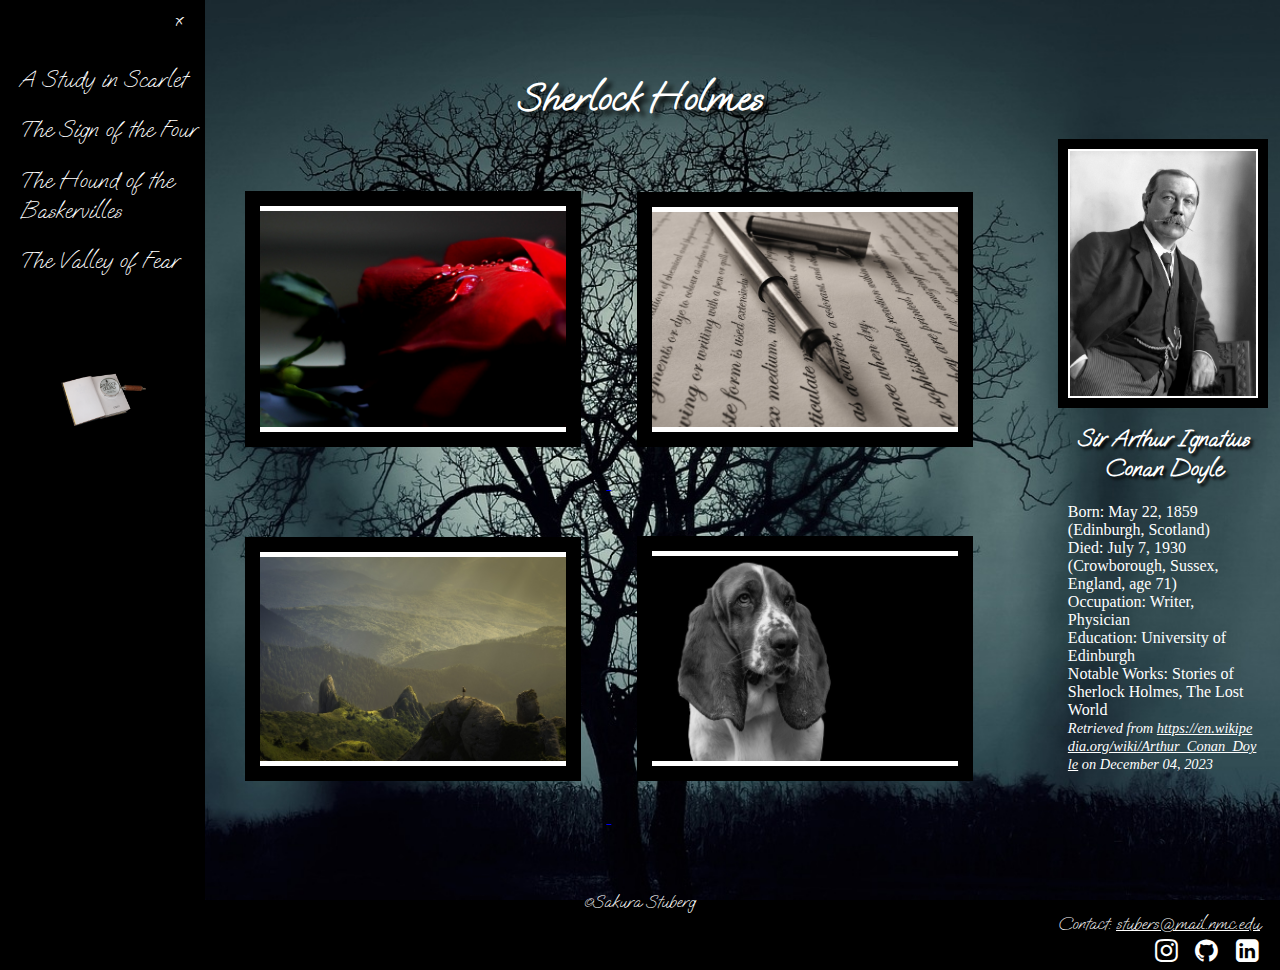
<file: finalproject/index.html>
<!DOCTYPE html>
<html lang="en">
<head>
    <meta charset="UTF-8">
    <meta name="viewport" content="width=device-width, initial-scale=1.0">
    <meta name="keywords" content="Sherlock Holmes, Sir Arthur Conan Doyle, book, novel, mystery, crime, series, detective">
    <meta name="description" content="Sherlock Holmes by Sir Arthur Conan Doyle">
    <title>Sherlock Holmes</title>
    <link rel="stylesheet" href="https://cdnjs.cloudflare.com/ajax/libs/font-awesome/4.7.0/css/font-awesome.min.css">
    <link rel="stylesheet" href="css/screen.css">
    <link rel="stylesheet" href="css/print.css" media="print">
</head>
<body>
    <header>
        <p onclick="openNav()"><span class="open" style="cursor: pointer; margin-left: 1%; font-size: 1.5em;">&#9776;</span></p>
        <h1>Sherlock Holmes</h1>
    </header>
    <article class="grid-container">
        <nav id="sidenav" class="sidenav">
            <a href="javascript:void(0)" class="closebtn" onclick="closeNav()">&times;</a>
            <a href="scarlet.html">A Study in Scarlet</a>
            <a href="sign.html">The Sign of the Four</a>
            <a href="hound.html">The Hound of the Baskervilles</a>
            <a href="valley.html">The Valley of Fear</a>
            <a href="index.html"><img src="media/logo.png" alt="Sherlock Holmes logo" class="logo"></a>
        </nav>
        <section id="main" class="main">
            <a href="scarlet.html">
                <div id="scarlet" class="graphic">
                    <img src="media/scarlet.jpg" alt="detective novel, A Study in Scarlet">
                    <p>
                        <span>A STUDY IN SCARLET</span><br>
                        In the year 1878 I took my degree of Doctor of Medicine of the University of London, and proceeded to Netley to go through the course prescribed for surgeons in the Army. Having completed my studies there, I was duly attached to the Fifth Northumberland Fusiliers as assistant surgeon. The regiment was stationed in India at the time, and before I could join it, the second Afghan war had broken out. On landing at Bombay, I learned that my corps had advanced through the passes, and was already deep in the enemy's country. I followed, however, with many other officers who were in the same situation as myself, and succeeded in reaching Candahar in safety, where I found my regiment, and at once entered upon my new duties.
                        The campaign brought honours and promotion to many, but for me it had nothing but misfortune and disaster. I was removed from my brigade and attached to the Berkshires, with whom I served at the fatal battle of Maiwand. There I was struck on the shoulder by a Jezail bullet, which shattered the bone and grazed the subclavian artery. I should have fallen into the hands of the murderous Ghazis had it not been for the devotion and courage shown by Murray, my orderly, who threw me across a pack-horse, and succeeded in bringing me safely to the British lines.
                        Worn with pain, and weak from the prolonged hardships which I had undergone, I was removed, with a great train of wounded sufferers, to the base hospital at Peshawar. Here I rallied, and had already improved so far as to be able to walk about the wards, and even to bask a little upon the veranda, when I was struck down by enteric fever, that curse of our Indian possessions. For months my life was despaired of, and when at last I came to myself and became convalescent, I was so weak and emaciated that a medical board determined that not a day should be lost in sending me back to England. I was despatched, accordingly, in the troopship Orontes, and landed a month later on Portsmouth jetty, with my health irretrievably ruined, but with permission from a paternal government to spend the next nine months in attempting to improve it.
                        I had neither kith nor kin in England, and was therefore as free as air-or as free as an income of eleven shillings and sixpence a day will permit a man to be. Under such circumstances I naturally gravitated to London, that great cesspool into which all the loungers and idlers of the Empire are irresistibly drained. There I stayed for some time at a private hotel in the Strand, leading a comfortless, meaningless existence, and spending such money as I had, considerably more freely than I ought. So alarming did the state of my finances become, that I soon realized that I must either leave the metropolis and rusticate somewhere in the country, or that I must make a complete alteration in my style of living. Choosing the latter alternative, I began by making up my mind to leave the hotel, and take up my quarters in some less pretentious and less expensive domicile.
                        On the very day that I had come to this conclusion, I was standing at the Criterion Bar, when someone tapped me on the shoulder, and turning round I recognized young Stamford, who had been a dresser under me at Bart's. The sight of a friendly face in the great wilderness of London is a pleasant thing indeed to a lonely man. In old days Stamford had never been a particular crony of mine, but now I hailed him with enthusiasm, and he, in his turn, appeared to be delighted to see me. In the exuberance of my joy, I asked him to lunch with me at the Holborn, and we started off together in a hansom.
                        “Whatever have you been doing with yourself, Watson?” he asked in undisguised wonder, as we rattled through the crowded London streets. “You are as thin as a lath and as brown as a nut.”
                        I gave him a short sketch of my adventures, and had hardly concluded it by the time that we reached our destination.
                        “Poor devil!” he said, commiseratingly, after he had listened to my misfortunes. “What are you up to now?”
                        “Looking for lodgings,” I answered. “Trying to solve the problem as to whether it is possible to get comfortable rooms at a reasonable price.”
                        “That's a strange thing,” remarked my companion; “you are the second man to-day that has used that expression to me.”
                        “And who was the first?” I asked.
                        “A fellow who is working at the chemical laboratory up at the hospital. He was bemoaning himself this morning because he could not get someone to go halves with him in some nice rooms which he had found, and which were too much for his purse.”
                        “By Jove!” I cried; “if he really wants someone to share the rooms and the expense, I am the very man for him. I should prefer having a partner to being alone.”
                        Young Stamford looked rather strangely at me over his wineglass. “You don't know Sherlock Holmes yet,” he said; “perhaps you would not care for him as a constant companion.”
                        “Why, what is there against him?”
                        “Oh, I didn't say there was anything against him. He is a little queer in his ideas-an enthusiast in some branches of science. As far as I know he is a decent fellow enough.”
                        “A medical student, I suppose?” said I.
                        “No-I have no idea what he intends to go in for. I believe he is well up in anatomy, and he is a first-class chemist; but, as far as I know, he has never taken out any systematic medical classes. His studies are very desultory and eccentric, but he has amassed a lot of out-of-the-way knowledge which would astonish his professors.”
                        “Did you never ask him what he was going in for?” I asked.
                        “No; he is not a man that it is easy to draw out, though he can be communicative enough when the fancy seizes him.”
                        “I should like to meet him,” I said. “If I am to lodge with anyone, I should prefer a man of studious and quiet habits. I am not strong enough yet to stand much noise or excitement. I had enough of both in Afghanistan to last me for the remainder of my natural existence. How could I meet this friend of yours?”
                        “He is sure to be at the laboratory,” returned my companion. “He either avoids the place for weeks, or else he works there from morning till night. If you like, we will drive round together after luncheon.”
                        “Certainly,” I answered, and the conversation drifted away into other channels.
                        As we made our way to the hospital after leaving the Holborn, Stamford gave me a few more particulars about the gentleman whom I proposed to take as a fellow-lodger.
                        “You mustn't blame me if you don't get on with him,” he said; “I know nothing more of him than I have learned from meeting him occasionally in the laboratory. You proposed this arrangement, so you must not hold me responsible.”
                        “If we don't get on it will be easy to part company,” I answered. “It seems to me, Stamford,” I added, looking hard at my companion, “that you have some reason for washing your hands of the matter. Is this fellow's temper so formidable, or what is it? Don't be mealymouthed about it.”
                        “It is not easy to express the inexpressible,” he answered with a laugh. “Holmes is a little too scientific for my tastes-it approaches to cold-bloodedness. I could imagine his giving a friend a little pinch of the latest vegetable alkaloid, not out of malevolence, you understand, but simply out of a spirit of inquiry in order to have an accurate idea of the effects. To do him justice, I think that he would take it himself with the same readiness. He appears to have a passion for definite and exact knowledge.”
                        “Very right too.”
                        “Yes, but it may be pushed to excess. When it comes to beating the subjects in the dissecting-rooms with a stick, it is certainly taking rather a bizarre shape.”
                        “Beating the subjects!”
                        “Yes, to verify how far bruises may be produced after death. I saw him at it with my own eyes.”
                        “And yet you say he is not a medical student?”
                        “No. Heaven knows what the objects of his studies are. But here we are, and you must form your own impressions about him.” As he spoke, we turned down a narrow lane and passed through a small side-door, which opened into a wing of the great hospital. It was familiar ground to me, and I needed no guiding as we ascended the bleak stone staircase and made our way down the long corridor with its vista of whitewashed wall and dun-coloured doors. Near the farther end a low arched passage branched away from it and led to the chemical laboratory.
                        This was a lofty chamber, lined and littered with countless bottles. Broad, low tables were scattered about, which bristled with retorts, test-tubes, and little Bunsen lamps, with their blue flickering flames. There was only one student in the room, who was bending over a distant table absorbed in his work. At the sound of our steps he glanced round and sprang to his feet with a cry of pleasure. “I've found it! I've found it,” he shouted to my companion, running towards us with a test-tube in his hand. “I have found a re-agent which is precipitated by haemoglobin, and by nothing else.” Had he discovered a gold mine, greater delight could not have shone upon his features.
                        “Dr. Watson, Mr. Sherlock Holmes,” said Stamford, introducing us.
                        “How are you?” he said cordially, gripping my hand with a strength for which I should hardly have given him credit. “You have been in Afghanistan, I perceive.”
                        “How on earth did you know that?” I asked in astonishment.
                        “Never mind,” said he, chuckling to himself. “The question now is about haemoglobin. No doubt you see the significance of this discovery of mine?”
                        “It is interesting, chemically, no doubt,” I answered, “but practically- -”
                        “Why, man, it is the most practical medico-legal discovery for years. Don't you see that it gives us an infallible test for blood stains? Come over here now!” He seized me by the coat-sleeve in his eagerness, and drew me over to the table at which he had been working. “Let us have some fresh blood,” he said, digging a long bodkin into his finger, and drawing off the resulting drop of blood in a chemical pipette. “Now, I add this small quantity of blood to a litre of water. You perceive that the resulting mixture has the appearance of pure water. The proportion of blood cannot be more than one in a million. I have no doubt, however, that we shall be able to obtain the characteristic reaction.” As he spoke, he threw into the vessel a few white crystals, and then added some drops of a transparent fluid. In an instant the contents assumed a dull mahogany colour, and a brownish dust was precipitated to the bottom of the glass jar.
                        “Ha! ha!” he cried, clapping his hands, and looking as delighted as a child with a new toy. “What do you think of that?”
                        “It seems to be a very delicate test,” I remarked.
                        “Beautiful! beautiful! The old guaiacum test was very clumsy and uncertain. So is the microscopic examination for blood corpuscles. The latter is valueless if the stains are a few hours old. Now, this appears to act as well whether the blood is old or new. Had this test been invented, there are hundreds of men now walking the earth who would long ago have paid the penalty of their crimes.”
                        “Indeed!” I murmured.
                        “Criminal cases are continually hinging upon that one point. A man is suspected of a crime months perhaps after it has been committed. His linen or clothes are examined and brownish stains discovered upon them. Are they blood stains, or mud stains, or rust stains, or fruit stains, or what are they? That is a question which has puzzled many an expert, and why? Because there was no reliable test. Now we have the Sherlock Holmes's test, and there will no longer be any difficulty.”
                        His eyes fairly glittered as he spoke, and he put his hand over his heart and bowed as if to some applauding crowd conjured up by his imagination.
                        “You are to be congratulated,” I remarked, considerably surprised at his enthusiasm.
                        “There was the case of Von Bischoff at Frankfort last year. He would certainly have been hung had this test been in existence. Then there was Mason of Bradford, and the notorious Muller, and Lefevre of Montpellier, and Samson of New Orleans. I could name a score of cases in which it would have been decisive.”
                        “You seem to be a walking calendar of crime,” said Stamford with a laugh. “You might start a paper on those lines. Call it the 'Police News of the Past.'”
                        “Very interesting reading it might be made, too,” remarked Sherlock Holmes, sticking a small piece of plaster over the prick on his finger. “I have to be careful,” he continued, turning to me with a smile, “for I dabble with poisons a good deal.” He held out his hand as he spoke, and I noticed that it was all mottled over with similar pieces of plaster, and discoloured with strong acids.
                        “We came here on business,” said Stamford, sitting down on a high three-legged stool, and pushing another one in my direction with his foot. “My friend here wants to take diggings; and as you were complaining that you could get no one to go halves with you, I thought that I had better bring you together.”
                        Sherlock Holmes seemed delighted at the idea of sharing his rooms with me. “I have my eye on a suite in Baker Street,” he said, “which would suit us down to the ground. You don't mind the smell of strong tobacco, I hope?”
                        “I always smoke 'ship's' myself,” I answered.
                        “That's good enough. I generally have chemicals about, and occasionally do experiments. Would that annoy you?”
                        “By no means.”
                        “Let me see-what are my other shortcomings? I get in the dumps at times, and don't open my mouth for days on end. You must not think I am sulky when I do that. Just let me alone, and I'll soon be right. What have you to confess now? It's just as well for two fellows to know the worst of one another before they begin to live together.”
                        I laughed at this cross-examination. “I keep a bull pup,” I said, “and I object to rows because my nerves are shaken, and I get up at all sorts of ungodly hours, and I am extremely lazy. I have another set of vices when I'm well, but those are the principal ones at present.”
                        “Do you include violin playing in your category of rows?” he asked, anxiously.
                        “It depends on the player,” I answered. “A well-played violin is a treat for the gods-a badly played one- -”
                        “Oh, that's all right,” he cried, with a merry laugh. “I think we may consider the thing as settled-that is, if the rooms are agreeable to you.”
                        “When shall we see them?”
                        “Call for me here at noon to-morrow, and we'll go together and settle everything,” he answered.
                        “All right-noon exactly,” said I, shaking his hand.We left him working among his chemicals, and we walked together towards my hotel.
                        “By the way,” I asked suddenly, stopping and turning upon Stamford, “how the deuce did he know that I had come from Afghanistan?”
                        My companion smiled an enigmatical smile. “That's just his little peculiarity,” he said. “A good many people have wanted to know how he finds things out.”
                        “Oh! a mystery is it?” I cried, rubbing my hands. “This is very piquant. I am much obliged to you for bringing us together. 'The proper study of mankind is man,' you know.”
                        “You must study him, then,” Stamford said, as he bade me good-bye.
                        “You'll find him a knotty problem, though. I'll wager he learns more about you than you about him. Good-bye.”
                        “Good-bye,” I answered, and strolled on to my hotel, considerably interested in my new acquaintance.
                    </p>
                </div>
            </a>
            <a href="sign.html">
                <div id="sign" class="graphic">
                    <img src="media/sign.jpg" alt="detective novel, The Sign of the Four">
                    <p>
                        <span>THE SIGN OF FOUR</span><br>
                        Sherlock Holmes took his bottle from the corner of the mantelpiece, and his hypodermic syringe from its neat morocco case. With his long, white, nervous fingers he adjusted the delicate needle and rolled back his left shirtcuff. For some little time his eyes rested thoughtfully upon the sinewy forearm and wrist, all dotted and scarred with innumerable puncture-marks. Finally, he thrust the sharp point home, pressed down the tiny piston, and sank back into the velvet-lined armchair with a long sigh of satisfaction.
                        Three times a day for many months I had witnessed this performance, but custom had not reconciled my mind to it. On the contrary, from day to day I had become more irritable at the sight, and my conscience swelled nightly within me at the thought that I had lacked the courage to protest. Again and again I had registered a vow that I should deliver my soul upon the subject; but there was that in the cool, nonchalant air of my companion which made him the last man with whom one would care to take anything approaching to a liberty. His great powers, his masterly manner, and the experience which I had had of his many extraordinary qualities, all made me diffident and backward in crossing him.
                        Yet upon that afternoon, whether it was the Beaune which I had taken with my lunch or the additional exasperation produced by the extreme deliberation of his manner, I suddenly felt that I could hold out no longer.
                        “Which is it to-day,” I asked, “morphine or cocaine?”
                        He raised his eyes languidly from the old black-letter volume which he had opened.
                        “It is cocaine,” he said, “a seven-per-cent solution. Would you care to try it?”
                        “No, indeed,” I answered brusquely. “My constitution has not got over the Afghan campaign yet. I cannot afford to throw any extra strain upon it.”
                        He smiled at my vehemence. “Perhaps you are right, Watson,” he said. “I suppose that its influence is physically a bad one. I find it, however, so transcendently stimulating and clarifying to the mind that its secondary action is a matter of small moment.”
                        “But consider!” I said earnestly. “Count the cost! Your brain may, as you say, be roused and excited, but it is a pathological and morbid process which involves increased tissue-change and may at least leave a permanent weakness. You know, too, what a black reaction comes upon you. Surely the game is hardly worth the candle. Why should you, for a mere passing pleasure, risk the loss of those great powers with which you have been endowed? Remember that I speak not only as one comrade to another but as a medical man to one for whose constitution he is to some extent answerable.”
                        He did not seem offended. On the contrary, he put his finger-tips together, and leaned his elbows on the arms of his chair, like one who has a relish for conversation.
                        “My mind,” he said, “rebels at stagnation. Give me problems, give me work, give me the most abstruse cryptogram, or the most intricate analysis, and I am in my own proper atmosphere. I can dispense then with artificial stimulants. But I abhor the dull routine of existence. I crave for mental exaltation. That is why I have chosen my own particular profession, or rather created it, for I am the only one in the world.”
                        “The only unofficial detective?” I said, raising my eyebrows.
                        “The only unofficial consulting detective,” he answered. “I am the last and highest court of appeal in detection. When Gregson, or Lestrade, or Athelney Jones are out of their depths-which, by the way, is their normal state-the matter is laid before me. I examine the data, as an expert, and pronounce a specialist's opinion. I claim no credit in such cases. My name figures in no newspaper. The work itself, the pleasure of finding a field for my peculiar powers, is my highest reward. But you have yourself had some experience of my methods of work in the Jefferson Hope case.”
                        “Yes, indeed,” said I cordially. “I was never so struck by anything in my life. I even embodied it in a small brochure, with the somewhat fantastic title of 'A Study in Scarlet.'”
                        He shook his head sadly.
                        “I glanced over it,” said he. “Honestly, I cannot congratulate you upon it. Detection is, or ought to be, an exact science and should be treated in the same cold and unemotional manner. You have attempted to tinge it with romanticism, which produces much the same effect as if you worked a love-story or an elopement into the fifth proposition of Euclid.”
                        “But the romance was there,” I remonstrated. “I could not tamper with the facts.”
                        “Some facts should be suppressed, or, at least, a just sense of proportion should be observed in treating them. The only point in the case which deserved mention was the curious analytical reasoning from effects to causes, by which I succeeded in unravelling it.”
                        I was annoyed at this criticism of a work which had been specially designed to please him. I confess, too, that I was irritated by the egotism which seemed to demand that every line of my pamphlet should be devoted to his own special doings. More than once during the years that I had lived with him in Baker Street I had observed that a small vanity underlay my companion's quiet and didactic manner. I made no remark, however, but sat nursing my wounded leg. I had had a Jezail bullet through it some time before, and though it did not prevent me from walking it ached wearily at every change of the weather.
                        “My practice has extended recently to the Continent,” said Holmes after a while, filling up his old brier-root pipe. “I was consulted last week by Francois le Villard, who, as you probably know, has come rather to the front lately in the French detective service. He has all the Celtic power of quick intuition, but he is deficient in the wide range of exact knowledge which is essential to the higher developments of his art. The case was concerned with a will and possessed some features of interest. I was able to refer him to two parallel cases, the one at Riga in 1857, and the other at St. Louis in 1871, which have suggested to him the true solution. Here is the letter which I had this morning acknowledging my assistance.”
                        He tossed over, as he spoke, a crumpled sheet of foreign notepaper. I glanced my eyes down it, catching a profusion of notes of admiration, with stray magnifiques, coup-de-maï¿½tres and tours-de-force, all testifying to the ardent admiration of the Frenchman.
                        “He speaks as a pupil to his master,” said I.
                        “Oh, he rates my assistance too highly,” said Sherlock Holmes lightly. “He has considerable gifts himself. He possesses two out of the three qualities necessary for the ideal detective. He has the power of observation and that of deduction. He is only wanting in knowledge, and that may come in time. He is now translating my small works into French.”
                        “Your works?”
                        “Oh, didn't you know?” he cried, laughing. “Yes, I have been guilty of several monographs. They are all upon technical subjects. Here, for example, is one 'Upon the Distinction between the Ashes of the Various Tobaccos.' In it I enumerate a hundred and forty forms of cigar, cigarette, and pipe tobacco, with coloured plates illustrating the difference in the ash. It is a point which is continually turning up in criminal trials, and which is sometimes of supreme importance as a clue. If you can say definitely, for example, that some murder had been done by a man who was smoking an Indian lunkah, it obviously narrows your field of search. To the trained eye there is as much difference between the black ash of a Trichinopoly and the white fluff of bird's-eye as there is between a cabbage and a potato.”
                        “You have an extraordinary genius for minutiae,” I remarked.
                        “I appreciate their importance. Here is my monograph upon the tracing of footsteps, with some remarks upon the uses of plaster of Paris as a preserver of impresses. Here, too, is a curious little work upon the influence of a trade upon the form of the hand, with lithotypes of the hands of slaters, sailors, cork-cutters, compositors, weavers, and diamond-polishers. That is a matter of great practical interest to the scientific detective-especially in cases of unclaimed bodies, or in discovering the antecedents of criminals. But I weary you with my hobby.”
                        “Not at all,” I answered earnestly. “It is of the greatest interest to me, especially since I have had the opportunity of observing your practical application of it. But you spoke just now of observation and deduction. Surely the one to some extent implies the other.”
                        “Why, hardly,” he answered, leaning back luxuriously in his armchair and sending up thick blue wreaths from his pipe. “For example, observation shows me that you have been to the Wigmore Street Post-Office this morning, but deduction lets me know that when there you dispatched a telegram.”
                        “Right!” said I. “Right on both points! But I confess that I don't see how you arrived at it. It was a sudden impulse upon my part, and I have mentioned it to no one.”
                        “It is simplicity itself,” he remarked, chuckling at my surprise-“so absurdly simple that an explanation is superfluous; and yet it may serve to define the limits of observation and of deduction. Observation tells me that you have a little reddish mould adhering to your instep. Just opposite the Wigmore Street Office they have taken up the pavement and thrown up some earth, which lies in such a way that it is difficult to avoid treading in it in entering. The earth is of this peculiar reddish tint which is found, as far as I know, nowhere else in the neighbourhood. So much is observation. The rest is deduction.”
                        “How, then, did you deduce the telegram?”
                        “Why, of course I knew that you had not written a letter, since I sat opposite to you all morning. I see also in your open desk there that you have a sheet of stamps and a thick bundle of postcards. What could you go into the post-office for, then, but to send a wire? Eliminate all other factors, and the one which remains must be the truth.”
                        “In this case it certainly is so,” I replied after a little thought. “The thing, however, is, as you say, of the simplest. Would you think me impertinent if I were to put your theories to a more severe test?”
                        “On the contrary,” he answered, “it would prevent me from taking a second dose of cocaine. I should be delighted to look into any problem which you might submit to me.”
                        “I have heard you say it is difficult for a man to have any object in daily use without leaving the impress of his individuality upon it in such a way that a trained observer might read it. Now, I have here a watch which has recently come into my possession. Would you have the kindness to let me have an opinion upon the character or habits of the late owner?”
                        I handed him over the watch with some slight feeling of amusement in my heart, for the test was, as I thought, an impossible one, and I intended it as a lesson against the somewhat dogmatic tone which he occasionally assumed. He balanced the watch in his hand, gazed hard at the dial, opened the back, and examined the works, first with his naked eyes and then with a powerful convex lens. I could hardly keep from smiling at his crestfallen face when he finally snapped the case to and handed it back.
                        “There are hardly any data,” he remarked. “The watch has been recently cleaned, which robs me of my most suggestive facts.”
                        “You are right,” I answered. “It was cleaned before being sent to me.” In my heart I accused my companion of putting forward a most lame and impotent excuse to cover his failure. What data could he expect from an uncleaned watch?
                        “Though unsatisfactory, my research has not been entirely barren,” he observed, staring up at the ceiling with dreamy, lack-lustre eyes. “Subject to your correction, I should judge that the watch belonged to your elder brother, who inherited it from your father.”
                        “That you gather, no doubt, from the H. W. upon the back?”
                        “Quite so. The W. suggests your own name. The date of the watch is nearly fifty years back, and the initials are as old as the watch: so it was made for the last generation. Jewellery usually descends to the eldest son, and he is most likely to have the same name as the father. Your father has, if I remember right, been dead many years. It has, therefore, been in the hands of your eldest brother.”
                        “Right, so far,” said I. “Anything else?”
                        “He was a man of untidy habits-very untidy and careless. He was left with good prospects, but he threw away his chances, lived for some time in poverty with occasional short intervals of prosperity, and finally, taking to drink, he died. That is all I can gather.”
                        I sprang from my chair and limped impatiently about the room with considerable bitterness in my heart.
                        “This is unworthy of you, Holmes,” I said. “I could not have believed that you would have descended to this. You have made inquiries into the history of my unhappy brother, and you now pretend to deduce this knowledge in some fanciful way. You cannot expect me to believe that you have read all this from his old watch! It is unkind and, to speak plainly, has a touch of charlatanism in it.”
                        “My dear doctor,” said he kindly, “pray accept my apologies. Viewing the matter as an abstract problem, I had forgotten how personal and painful a thing it might be to you. I assure you, however, that I never even knew that you had a brother until you handed me the watch.”
                        “Then how in the name of all that is wonderful did you get these facts? They are absolutely correct in every particular.”
                        “Ah, that is good luck. I could only say what was the balance of probability. I did not at all expect to be so accurate.”
                        “But it was not mere guesswork?”
                        “No, no: I never guess. It is a shocking habit-destructive to the logical faculty. What seems strange to you is only so because you do not follow my train of thought or observe the small facts upon which large inferences may depend. For example, I began by stating that your brother was careless. When you observe the lower part of that watch-case you notice that it is not only dinted in two places but it is cut and marked all over from the habit of keeping other hard objects, such as coins or keys, in the same pocket. Surely it is no great feat to assume that a man who treats a fifty-guinea watch so cavalierly must be a careless man. Neither is it a very far-fetched inference that a man who inherits one article of such value is pretty well provided for in other respects.”
                        I nodded to show that I followed his reasoning.
                        “It is very customary for pawnbrokers in England, when they take a watch, to scratch the numbers of the ticket with a pin-point upon the inside of the case. It is more handy than a label as there is no risk of the number being lost or transposed. There are no less than four such numbers visible to my lens on the inside of this case. Inference-that your brother was often at low water. Secondary inference-that he had occasional bursts of prosperity, or he could not have redeemed the pledge. Finally, I ask you to look at the inner plate, which contains the keyhole. Look at the thousands of scratches all round the hole-marks where the key has slipped. What sober man's key could have scored those grooves? But you will never see a drunkard's watch without them. He winds it at night, and he leaves these traces of his unsteady hand. Where is the mystery in all this?”
                        “It is as clear as daylight,” I answered. “I regret the injustice which I did you. I should have had more faith in your marvellous faculty. May I ask whether you have any professional inquiry on foot at present?”
                        “None. Hence the cocaine. I cannot live without brainwork. What else is there to live for? Stand at the window here. Was ever such a dreary, dismal, unprofitable world? See how the yellow fog swirls down the street and drifts across the dun-coloured houses. What could be more hopelessly prosaic and material? What is the use of having powers, Doctor, when one has no field upon which to exert them? Crime is commonplace, existence is commonplace, and no qualities save those which are commonplace have any function upon earth.”
                        I had opened my mouth to reply to this tirade when, with a crisp knock, our landlady entered, bearing a card upon the brass salver.
                        “A young lady for you, sir,” she said, addressing my companion.
                        “Miss Mary Morstan,” he read. “Hum! I have no recollection of the name. Ask the young lady to step up, Mrs. Hudson. Don't go, Doctor. I should prefer that you remain.”
                    </p>
                </div>
            </a>
            <a href="valley.html">
                <div id="valley" class="graphic">
                    <img src="media/valley.jpg" alt="detective novel, The Valley of Fear">
                    <p>
                        <span>THE VALLEY OF FEAR</span><br>
                        “I am inclined to think- -” said I.
                        “I should do so,” Sherlock Holmes remarked impatiently.
                        I believe that I am one of the most long-suffering of mortals; but I'll admit that I was annoyed at the sardonic interruption. “Really, Holmes,” said I severely, “you are a little trying at times.”
                        He was too much absorbed with his own thoughts to give any immediate answer to my remonstrance. He leaned upon his hand, with his untasted breakfast before him, and he stared at the slip of paper which he had just drawn from its envelope. Then he took the envelope itself, held it up to the light, and very carefully studied both the exterior and the flap.
                        “It is Porlock's writing,” said he thoughtfully. “I can hardly doubt that it is Porlock's writing, though I have seen it only twice before. The Greek e with the peculiar top flourish is distinctive. But if it is Porlock, then it must be something of the very first importance.”
                        He was speaking to himself rather than to me; but my vexation disappeared in the interest which the words awakened.
                        “Who then is Porlock?” I asked.
                        “Porlock, Watson, is a nom-de-plume, a mere identification mark; but behind it lies a shifty and evasive personality. In a former letter he frankly informed me that the name was not his own, and defied me ever to trace him among the teeming millions of this great city. Porlock is important, not for himself, but for the great man with whom he is in touch. Picture to yourself the pilot fish with the shark, the jackal with the lion-anything that is insignificant in companionship with what is formidable: not only formidable, Watson, but sinister-in the highest degree sinister. That is where he comes within my purview. You have heard me speak of Professor Moriarty?”
                        “The famous scientific criminal, as famous among crooks as- -”
                        “My blushes, Watson!” Holmes murmured in a deprecating voice.
                        “I was about to say, as he is unknown to the public.”
                        “A touch! A distinct touch!” cried Holmes. “You are developing a certain unexpected vein of pawky humour, Watson, against which I must learn to guard myself. But in calling Moriarty a criminal you are uttering libel in the eyes of the law-and there lie the glory and the wonder of it! The greatest schemer of all time, the organizer of every deviltry, the controlling brain of the underworld, a brain which might have made or marred the destiny of nations -that's the man! But so aloof is he from general suspicion, so immune from criticism, so admirable in his management and self-effacement, that for those very words that you have uttered he could hale you to a court and emerge with your year's pension as a solatium for his wounded character. Is he not the celebrated author of The Dynamics of an Asteroid, a book which ascends to such rarefied heights of pure mathematics that it is said that there was no man in the scientific press capable of criticizing it? Is this a man to traduce? Foul-mouthed doctor and slandered professor-such would be your respective roles! That's genius, Watson. But if I am spared by lesser men, our day will surely come.”
                        “May I be there to see!” I exclaimed devoutly. “But you were speaking of this man Porlock.”
                        “Ah, yes-the so-called Porlock is a link in the chain some little way from its great attachment. Porlock is not quite a sound link-between ourselves. He is the only flaw in that chain so far as I have been able to test it.”
                        “But no chain is stronger than its weakest link.”
                        “Exactly, my dear Watson! Hence the extreme importance of Porlock. Led on by some rudimentary aspirations towards right, and encouraged by the judicious stimulation of an occasional ten-pound note sent to him by devious methods, he has once or twice given me advance information which has been of value-that highest value which anticipates and prevents rather than avenges crime. I cannot doubt that, if we had the cipher, we should find that this communication is of the nature that I indicate.”
                        Again Holmes flattened out the paper upon his unused plate. I rose and, leaning over him, stared down at the curious inscription, which ran as follows:
                        <span>
                            534C21312736314172141
                            DOUGLAS109293537BIRLSTONE
                            26BIRLSTONE947171
                        </span>
                        “What do you make of it, Holmes?”
                        “It is obviously an attempt to convey secret information.”
                        “But what is the use of a cipher message without the cipher?”
                        “In this instance, none at all.”
                        “Why do you say 'in this instance'?”
                        “Because there are many ciphers which I would read as easily as I do the apocrypha of the agony column: such crude devices amuse the intelligence without fatiguing it. But this is different. It is clearly a reference to the words in a page of some book. Until I am told which page and which book I am powerless.”
                        “But why 'Douglas' and 'Birlstone'?”
                        “Clearly because those are words which were not contained in the page in question.”
                        “Then why has he not indicated the book?”
                        “Your native shrewdness, my dear Watson, that innate cunning which is the delight of your friends, would surely prevent you from inclosing cipher and message in the same envelope. Should it miscarry, you are undone. As it is, both have to go wrong before any harm comes from it. Our second post is now overdue, and I shall be surprised if it does not bring us either a further letter of explanation, or, as is more probable, the very volume to which these figures refer.”
                        Holmes's calculation was fulfilled within a very few minutes by the appearance of Billy, the page, with the very letter which we were expecting.
                        “The same writing,” remarked Holmes, as he opened the envelope, “and actually signed,” he added in an exultant voice as he unfolded the epistle. “Come, we are getting on, Watson.” His brow clouded, however, as he glanced over the contents.
                        “Dear me, this is very disappointing! I fear, Watson, that all our expectations come to nothing. I trust that the man Porlock will come to no harm.
                        <span>
                            “DEAR MR. HOLMES [he says]:
                            “I will go no further in this matter. It is too dangerous-he suspects me. I can see that he suspects me. He came to me quite unexpectedly after I had actually addressed this envelope with the intention of sending you the key to the cipher. I was able to cover it up. If he had seen it, it would have gone hard with me. But I read suspicion in his eyes. Please burn the cipher message, which can now be of no use to you.
                            “FRED PORLOCK.”
                        </span>
                        Holmes sat for some little time twisting this letter between his fingers, and frowning, as he stared into the fire.
                        “After all,” he said at last, “there may be nothing in it. It may be only his guilty conscience. Knowing himself to be a traitor, he may have read the accusation in the other's eyes.”
                        “The other being, I presume, Professor Moriarty.”
                        “No less! When any of that party talk about 'He' you know whom they mean. There is one predominant 'He' for all of them.”
                        “But what can he do?”
                        “Hum! That's a large question. When you have one of the first brains of Europe up against you, and all the powers of darkness at his back, there are infinite possibilities. Anyhow, Friend Porlock is evidently scared out of his senses-kindly compare the writing in the note to that upon its envelope; which was done, he tells us, before this ill-omened visit. The one is clear and firm. The other hardly legible.”
                        “Why did he write at all? Why did he not simply drop it?”
                        “Because he feared I would make some inquiry after him in that case, and possibly bring trouble on him.”
                        “No doubt,” said I. “Of course.” I had picked up the original cipher message and was bending my brows over it. “It's pretty maddening to think that an important secret may lie here on this slip of paper, and that it is beyond human power to penetrate it.”
                        Sherlock Holmes had pushed away his untasted breakfast and lit the unsavoury pipe which was the companion of his deepest meditations. “I wonder!” said he, leaning back and staring at the ceiling. “Perhaps there are points which have escaped your Machiavellian intellect. Let us consider the problem in the light of pure reason. This man's reference is to a book. That is our point of departure.”
                        “A somewhat vague one.”
                        “Let us see then if we can narrow it down. As I focus my mind upon it, it seems rather less impenetrable. What indications have we as to this book?”
                        “None.”
                        “Well, well, it is surely not quite so bad as that. The cipher message begins with a large 534, does it not? We may take it as a working hypothesis that 534 is the particular page to which the cipher refers. So our book has already become a large book, which is surely something gained. What other indications have we as to the nature of this large book? The next sign is C2. What do you make of that, Watson?”
                        “Chapter the second, no doubt.”
                        “Hardly that, Watson. You will, I am sure, agree with me that if the page be given, the number of the chapter is immaterial. Also that if page 534 finds us only in the second chapter, the length of the first one must have been really intolerable.”
                        “Column!” I cried.
                        “Brilliant, Watson. You are scintillating this morning. If it is not column, then I am very much deceived. So now, you see, we begin to visualize a large book, printed in double columns, which are each of a considerable length, since one of the words is numbered in the document as the two hundred and ninety-third. Have we reached the limits of what reason can supply?”
                        “I fear that we have.”
                        “Surely you do yourself an injustice. One more coruscation, my dear Watson -yet another brain-wave! Had the volume been an unusual one, he would have sent it to me. Instead of that, he had intended, before his plans were nipped, to send me the clue in this envelope. He says so in his note. This would seem to indicate that the book is one which he thought I would have no difficulty in finding for myself. He had it-and he imagined that I would have it, too. In short, Watson, it is a very common book.”
                        “What you say certainly sounds plausible.”
                        “So we have contracted our field of search to a large book, printed in double columns and in common use.”
                        “The Bible!” I cried triumphantly.
                        “Good, Watson, good! But not, if I may say so, quite good enough! Even if I accepted the compliment for myself, I could hardly name any volume which would be less likely to lie at the elbow of one of Moriarty's associates. Besides, the editions of Holy Writ are so numerous that he could hardly suppose that two copies would have the same pagination. This is clearly a book which is standardized. He knows for certain that his page 534 will exactly agree with my page 534.”
                        “But very few books would correspond with that.”
                        “Exactly. Therein lies our salvation. Our search is narrowed down to standardized books which anyone may be supposed to possess.”
                        “Bradshaw!”
                        “There are difficulties, Watson. The vocabulary of Bradshaw is nervous and terse, but limited. The selection of words would hardly lend itself to the sending of general messages. We will eliminate Bradshaw. The dictionary is, I fear, inadmissible for the same reason. What then is left?”
                        “An almanac!”
                        “Excellent, Watson! I am very much mistaken if you have not touched the spot. An almanac! Let us consider the claims of Whitaker's Almanac. It is in common use. It has the requisite number of pages. It is in double column. Though reserved in its earlier vocabulary, it becomes, if I remember right, quite garrulous towards the end.” He picked the volume from his desk. “Here is page 534, column two, a substantial block of print dealing, I perceive, with the trade and resources of British India. Jot down the words, Watson! Number thirteen is 'Mahratta.' Not, I fear, a very auspicious beginning. Number one hundred and twenty-seven is 'Government'; which at least makes sense, though somewhat irrelevant to ourselves and Professor Moriarty. Now let us try again. What does the Mahratta government do? Alas! the next word is 'pig's-bristles.' We are undone, my good Watson! It is finished!”
                        He had spoken in jesting vein, but the twitching of his bushy eyebrows bespoke his disappointment and irritation. I sat helpless and unhappy, staring into the fire. A long silence was broken by a sudden exclamation from Holmes, who dashed at a cupboard, from which he emerged with a second yellow-covered volume in his hand.
                        “We pay the price, Watson, for being too up-to-date!” he cried. “We are before our time, and suffer the usual penalties. Being the seventh of January, we have very properly laid in the new almanac. It is more than likely that Porlock took his message from the old one. No doubt he would have told us so had his letter of explanation been written. Now let us see what page 534 has in store for us. Number thirteen is 'There,' which is much more promising. Number one hundred and twenty-seven is 'is'-'There is'”-Holmes's eyes were gleaming with excitement, and his thin, nervous fingers twitched as he counted the words-“'danger.' Ha! Ha! Capital! Put that down, Watson. 'There is danger-may-come-very-soon-one.' Then we have the name 'Douglas'-'rich- country-now-at-Birlstone-House-Birlstone-confidence-is-pressing.' There, Watson! What do you think of pure reason and its fruit? If the green-grocer had such a thing as a laurel wreath, I should send Billy round for it.”
                        I was staring at the strange message which I had scrawled, as he deciphered it, upon a sheet of foolscap on my knee.
                        “What a queer, scrambling way of expressing his meaning!” said I.
                        “On the contrary, he has done quite remarkably well,” said Holmes. “When you search a single column for words with which to express your meaning, you can hardly expect to get everything you want. You are bound to leave something to the intelligence of your correspondent. The purport is perfectly clear. Some deviltry is intended against one Douglas, whoever he may be, residing as stated, a rich country gentleman. He is sure-'confidence' was as near as he could get to 'confident'-that it is pressing. There is our result-and a very workmanlike little bit of analysis it was!”
                        Holmes had the impersonal joy of the true artist in his better work, even as he mourned darkly when it fell below the high level to which he aspired. He was still chuckling over his success when Billy swung open the door and Inspector MacDonald of Scotland Yard was ushered into the room.
                        Those were the early days at the end of the '80's, when Alec MacDonald was far from having attained the national fame which he has now achieved. He was a young but trusted member of the detective force, who had distinguished himself in several cases which had been intrusted to him. His tall, bony figure gave promise of exceptional physical strength, while his great cranium and deep-set, lustrous eyes spoke no less clearly of the keen intelligence which twinkled out from behind his bushy eyebrows. He was a silent, precise man with a dour nature and a hard Aberdonian accent.
                        Twice already in his career had Holmes helped him to attain success, his own sole reward being the intellectual joy of the problem. For this reason the affection and respect of the Scotchman for his amateur colleague were profound, and he showed them by the frankness with which he consulted Holmes in every difficulty. Mediocrity knows nothing higher than itself; but talent instantly recognizes genius, and MacDonald had talent enough for his profession to enable him to perceive that there was no humiliation in seeking the assistance of one who already stood alone in Europe, both in his gifts and in his experience. Holmes was not prone to friendship, but he was tolerant of the big Scotchman, and smiled at the sight of him.
                        “You are an early bird, Mr. Mac,” said he. “I wish you luck with your worm. I fear this means that there is some mischief afoot.”
                        “If you said 'hope' instead of 'fear,' it would be nearer the truth, I'm thinking, Mr. Holmes,” the inspector answered, with a knowing grin. “Well, maybe a wee nip would keep out the raw morning chill. No, I won't smoke, I thank you. I'll have to be pushing on my way; for the early hours of a case are the precious ones, as no man knows better than your own self. But-but- -”
                        The inspector had stopped suddenly, and was staring with a look of absolute amazement at a paper upon the table. It was the sheet upon which I had scrawled the enigmatic message.
                        “Douglas!” he stammered. “Birlstone! What's this, Mr. Holmes? Man, it's witchcraft! Where in the name of all that is wonderful did you get those names?”
                        “It is a cipher that Dr. Watson and I have had occasion to solve. But why-what's amiss with the names?”
                        The inspector looked from one to the other of us in dazed astonishment. “Just this,” said he, “that Mr. Douglas of Birlstone Manor House was horribly murdered last night!”
                    </p>
                </div>
            </a>
            <a href="hound.html">
                <div id="hound" class="graphic">
                    <img src="media/hound.jpg" alt="detective novel, The Hound of the Baskervilles">
                    <p>
                        <span>THE HOUND OF THE BASKERVILLES</span><br>
                        Mr. Sherlock Holmes, who was usually very late in the mornings, save upon those not infrequent occasions when he was up all night, was seated at the breakfast table. I stood upon the hearth-rug and picked up the stick which our visitor had left behind him the night before. It was a fine, thick piece of wood, bulbous-headed, of the sort which is known as a “Penang lawyer.” Just under the head was a broad silver band, nearly an inch across. “To James Mortimer, M.R.C.S., from his friends of the C.C.H.,” was engraved upon it, with the date “1884.” It was just such a stick as the old-fashioned family practitioner used to carry-dignified, solid, and reassuring.
                        “Well, Watson, what do you make of it?”
                        Holmes was sitting with his back to me, and I had given him no sign of my occupation.
                        “How did you know what I was doing? I believe you have eyes in the back of your head.”
                        “I have, at least, a well-polished, silver-plated coffee-pot in front of me,” said he. “But, tell me, Watson, what do you make of our visitor's stick? Since we have been so unfortunate as to miss him and have no notion of his errand, this accidental souvenir becomes of importance. Let me hear you reconstruct the man by an examination of it.”
                        “I think,” said I, following as far as I could the methods of my companion, “that Dr. Mortimer is a successful, elderly medical man, well-esteemed, since those who know him give him this mark of their appreciation.”
                        “Good!” said Holmes. “Excellent!”
                        “I think also that the probability is in favour of his being a country practitioner who does a great deal of his visiting on foot.”
                        “Why so?”
                        “Because this stick, though originally a very handsome one, has been so knocked about that I can hardly imagine a town practitioner carrying it. The thick iron ferrule is worn down, so it is evident that he has done a great amount of walking with it.”
                        “Perfectly sound!” said Holmes.
                        “And then again, there is the 'friends of the C.C.H.' I should guess that to be the Something Hunt, the local hunt to whose members he has possibly given some surgical assistance, and which has made him a small presentation in return.”
                        “Really, Watson, you excel yourself,” said Holmes, pushing back his chair and lighting a cigarette. “I am bound to say that in all the accounts which you have been so good as to give of my own small achievements you have habitually underrated your own abilities. It may be that you are not yourself luminous, but you are a conductor of light. Some people without possessing genius have a remarkable power of stimulating it. I confess, my dear fellow, that I am very much in your debt.”
                        He had never said as much before, and I must admit that his words gave me keen pleasure, for I had often been piqued by his indifference to my admiration and to the attempts which I had made to give publicity to his methods. I was proud, too, to think that I had so far mastered his system as to apply it in a way which earned his approval. He now took the stick from my hands and examined it for a few minutes with his naked eyes. Then with an expression of interest he laid down his cigarette, and, carrying the cane to the window, he looked over it again with a convex lens.
                        “Interesting, though elementary,” said he as he returned to his favourite corner of the settee. “There are certainly one or two indications upon the stick. It gives us the basis for several deductions.”
                        “Has anything escaped me?” I asked with some self-importance. “I trust that there is nothing of consequence which I have overlooked?”
                        “I am afraid, my dear Watson, that most of your conclusions were erroneous. When I said that you stimulated me I meant, to be frank, that in noting your fallacies I was occasionally guided towards the truth. Not that you are entirely wrong in this instance. The man is certainly a country practitioner. And he walks a good deal.”
                        “Then I was right.”
                        “To that extent.”
                        “But that was all.”
                        “No, no, my dear Watson, not all-by no means all. I would suggest, for example, that a presentation to a doctor is more likely to come from a hospital than from a hunt, and that when the initials 'C.C.' are placed before that hospital the words 'Charing Cross' very naturally suggest themselves.”
                        “You may be right.”
                        “The probability lies in that direction. And if we take this as a working hypothesis we have a fresh basis from which to start our construction of this unknown visitor.”
                        “Well, then, supposing that 'C.C.H.' does stand for 'Charing Cross Hospital,' what further inferences may we draw?”
                        “Do none suggest themselves? You know my methods. Apply them!”
                        “I can only think of the obvious conclusion that the man has practised in town before going to the country.”
                        “I think that we might venture a little farther than this. Look at it in this light. On what occasion would it be most probable that such a presentation would be made? When would his friends unite to give him a pledge of their good will? Obviously at the moment when Dr. Mortimer withdrew from the service of the hospital in order to start in practice for himself. We know there has been a presentation. We believe there has been a change from a town hospital to a country practice. Is it, then, stretching our inference too far to say that the presentation was on the occasion of the change?”
                        “It certainly seems probable.”
                        “Now, you will observe that he could not have been on the staff of the hospital, since only a man well-established in a London practice could hold such a position, and such a one would not drift into the country. What was he, then? If he was in the hospital and yet not on the staff he could only have been a house-surgeon or a house-physician-little more than a senior student. And he left five years ago-the date is on the stick. So your grave, middle-aged family practitioner vanishes into thin air, my dear Watson, and there emerges a young fellow under thirty, amiable, unambitious, absent-minded, and the possessor of a favourite dog, which I should describe roughly as being larger than a terrier and smaller than a mastiff.”
                        I laughed incredulously as Sherlock Holmes leaned back in his settee and blew little wavering rings of smoke up to the ceiling.
                        “As to the latter part, I have no means of checking you,” said I, “but at least it is not difficult to find out a few particulars about the man's age and professional career.” From my small medical shelf I took down the Medical Directory and turned up the name. There were several Mortimers, but only one who could be our visitor. I read his record aloud.
                        “Mortimer, James, M.R.C.S., 1882, Grimpen, Dartmoor, Devon. House surgeon, from 1882 to 1884, at Charing Cross Hospital. Winner of the Jackson prize for Comparative Pathology, with essay entitled 'Is Disease a Reversion?' Corresponding member of the Swedish Pathological Society. Author of 'Some Freaks of Atavism' (Lancet, 1882). 'Do We Progress?' (Journal of Psychology, March, 1883). Medical Officer for the parishes of Grimpen, Thorsley, and High Barrow.”
                        “No mention of that local hunt, Watson,” said Holmes with a mischievous smile, “but a country doctor, as you very astutely observed. I think that I am fairly justified in my inferences. As to the adjectives, I said, if I remember right, amiable, unambitious, and absent-minded. It is my experience that it is only an amiable man in this world who receives testimonials, only an unambitious one who abandons a London career for the country, and only an absent-minded one who leaves his stick and not his visiting-card after waiting an hour in your room.”
                        “And the dog?”
                        “Has been in the habit of carrying this stick behind his master. Being a heavy stick the dog has held it tightly by the middle, and the marks of his teeth are very plainly visible. The dog's jaw, as shown in the space between these marks, is too broad in my opinion for a terrier and not broad enough for a mastiff. It may have been-yes, by Jove, it is a curly-haired spaniel.”
                        He had risen and paced the room as he spoke. Now he halted in the recess of the window. There was such a ring of conviction in his voice that I glanced up in surprise.
                        “My dear fellow, how can you possibly be so sure of that?”
                        “For the very simple reason that I see the dog himself on our very door-step, and there is the ring of its owner. Don't move, I beg you, Watson. He is a professional brother of yours, and your presence may be of assistance to me. Now is the dramatic moment of fate, Watson, when you hear a step upon the stair which is walking into your life, and you know not whether for good or ill. What does Dr. James Mortimer, the man of science, ask of Sherlock Holmes, the specialist in crime? Come in!”
                        The appearance of our visitor was a surprise to me, since I had expected a typical country practitioner. He was a very tall, thin man, with a long nose like a beak, which jutted out between two keen, gray eyes, set closely together and sparkling brightly from behind a pair of gold-rimmed glasses. He was clad in a professional but rather slovenly fashion, for his frock-coat was dingy and his trousers frayed. Though young, his long back was already bowed, and he walked with a forward thrust of his head and a general air of peering benevolence. As he entered his eyes fell upon the stick in Holmes's hand, and he ran towards it with an exclamation of joy. “I am so very glad,” said he. “I was not sure whether I had left it here or in the Shipping Office. I would not lose that stick for the world.”
                        “A presentation, I see,” said Holmes.
                        “Yes, sir.”
                        “From Charing Cross Hospital?”
                        “From one or two friends there on the occasion of my marriage.”
                        “Dear, dear, that's bad!” said Holmes, shaking his head.
                        Dr. Mortimer blinked through his glasses in mild astonishment.
                        “Why was it bad?”
                        “Only that you have disarranged our little deductions. Your marriage, you say?”
                        “Yes, sir. I married, and so left the hospital, and with it all hopes of a consulting practice. It was necessary to make a home of my own.”
                        “Come, come, we are not so far wrong, after all,” said Holmes. “And now, Dr. James Mortimer- -”
                        “Mister, sir, Mister-a humble M.R.C.S.”
                        “And a man of precise mind, evidently.”
                        “A dabbler in science, Mr. Holmes, a picker up of shells on the shores of the great unknown ocean. I presume that it is Mr. Sherlock Holmes whom I am addressing and not- -”
                        “No, this is my friend Dr. Watson.”
                        “Glad to meet you, sir. I have heard your name mentioned in connection with that of your friend. You interest me very much, Mr. Holmes. I had hardly expected so dolichocephalic a skull or such well-marked supra-orbital development. Would you have any objection to my running my finger along your parietal fissure? A cast of your skull, sir, until the original is available, would be an ornament to any anthropological museum. It is not my intention to be fulsome, but I confess that I covet your skull.”
                        Sherlock Holmes waved our strange visitor into a chair. “You are an enthusiast in your line of thought, I perceive, sir, as I am in mine,” said he. “I observe from your forefinger that you make your own cigarettes. Have no hesitation in lighting one.”
                        The man drew out paper and tobacco and twirled the one up in the other with surprising dexterity. He had long, quivering fingers as agile and restless as the antennae of an insect.
                        Holmes was silent, but his little darting glances showed me the interest which he took in our curious companion.
                        “I presume, sir,” said he at last, “that it was not merely for the purpose of examining my skull that you have done me the honour to call here last night and again to-day?”
                        “No, sir, no; though I am happy to have had the opportunity of doing that as well. I came to you, Mr. Holmes, because I recognized that I am myself an unpractical man and because I am suddenly confronted with a most serious and extraordinary problem. Recognizing, as I do, that you are the second highest expert in Europe- -”
                        “Indeed, sir! May I inquire who has the honour to be the first?” asked Holmes with some asperity.
                        “To the man of precisely scientific mind the work of Monsieur Bertillon must always appeal strongly.”
                        “Then had you not better consult him?”
                        “I said, sir, to the precisely scientific mind. But as a practical man of affairs it is acknowledged that you stand alone. I trust, sir, that I have not inadvertently- -”
                        “Just a little,” said Holmes. “I think, Dr. Mortimer, you would do wisely if without more ado you would kindly tell me plainly what the exact nature of the problem is in which you demand my assistance.”
                    </p>
                </div>
            </a>
        </section>
        <aside class="aside">
            <img src="media/doyle.png" alt="Sir Arthur Conan Doyle" class="doyle">
            <h2>Sir Arthur Ignatius Conan Doyle</h2>
            <p>
                Born: May 22, 1859 (Edinburgh, Scotland)<br>
                Died: July 7, 1930 (Crowborough, Sussex, England, age 71)<br>
                Occupation: Writer, Physician<br>
                Education: 	University of Edinburgh<br>
                Notable Works: Stories of Sherlock Holmes, The Lost World<br>
                <cite>Retrieved from <a href="https://en.wikipedia.org/wiki/Arthur_Conan_Doyle" target="_blank">https://en.wikipedia.org/wiki/Arthur_Conan_Doyle</a> on December 04, 2023</cite>
            </p>
        </aside>
        <footer class="foot">
            <p class="copyright">&copy;Sakura Stuberg</p>
            <p class="contact">Contact: <a href="mailto:stubers@mail.nmc.edu">stubers@mail.nmc.edu</a></p>
            <div class="icon-bar">
                <a href="https://www.instagram.com/sakura27.xx" target="_blank"><i class="fa fa-instagram"></i></a>
                <a href="https://github.com" target="_blank"><i class="fa fa-github"></i></a>
                <a href="https://www.linkedin.com/in/sakura-s/" target="_blank"><i class="fa fa-linkedin-square"></i></a>
            </div>
        </footer>
    </article>
    <script>
        function openNav() {
            document.getElementById("sidenav").style.width = "16%";
            document.getElementById("main").style.marginLeft = "0";
        }

        function closeNav() {
            document.getElementById("sidenav").style.width = "0";
            document.getElementById("main").style.marginLeft = "-16%";
        }
    </script>
</body>
</html>
</file>
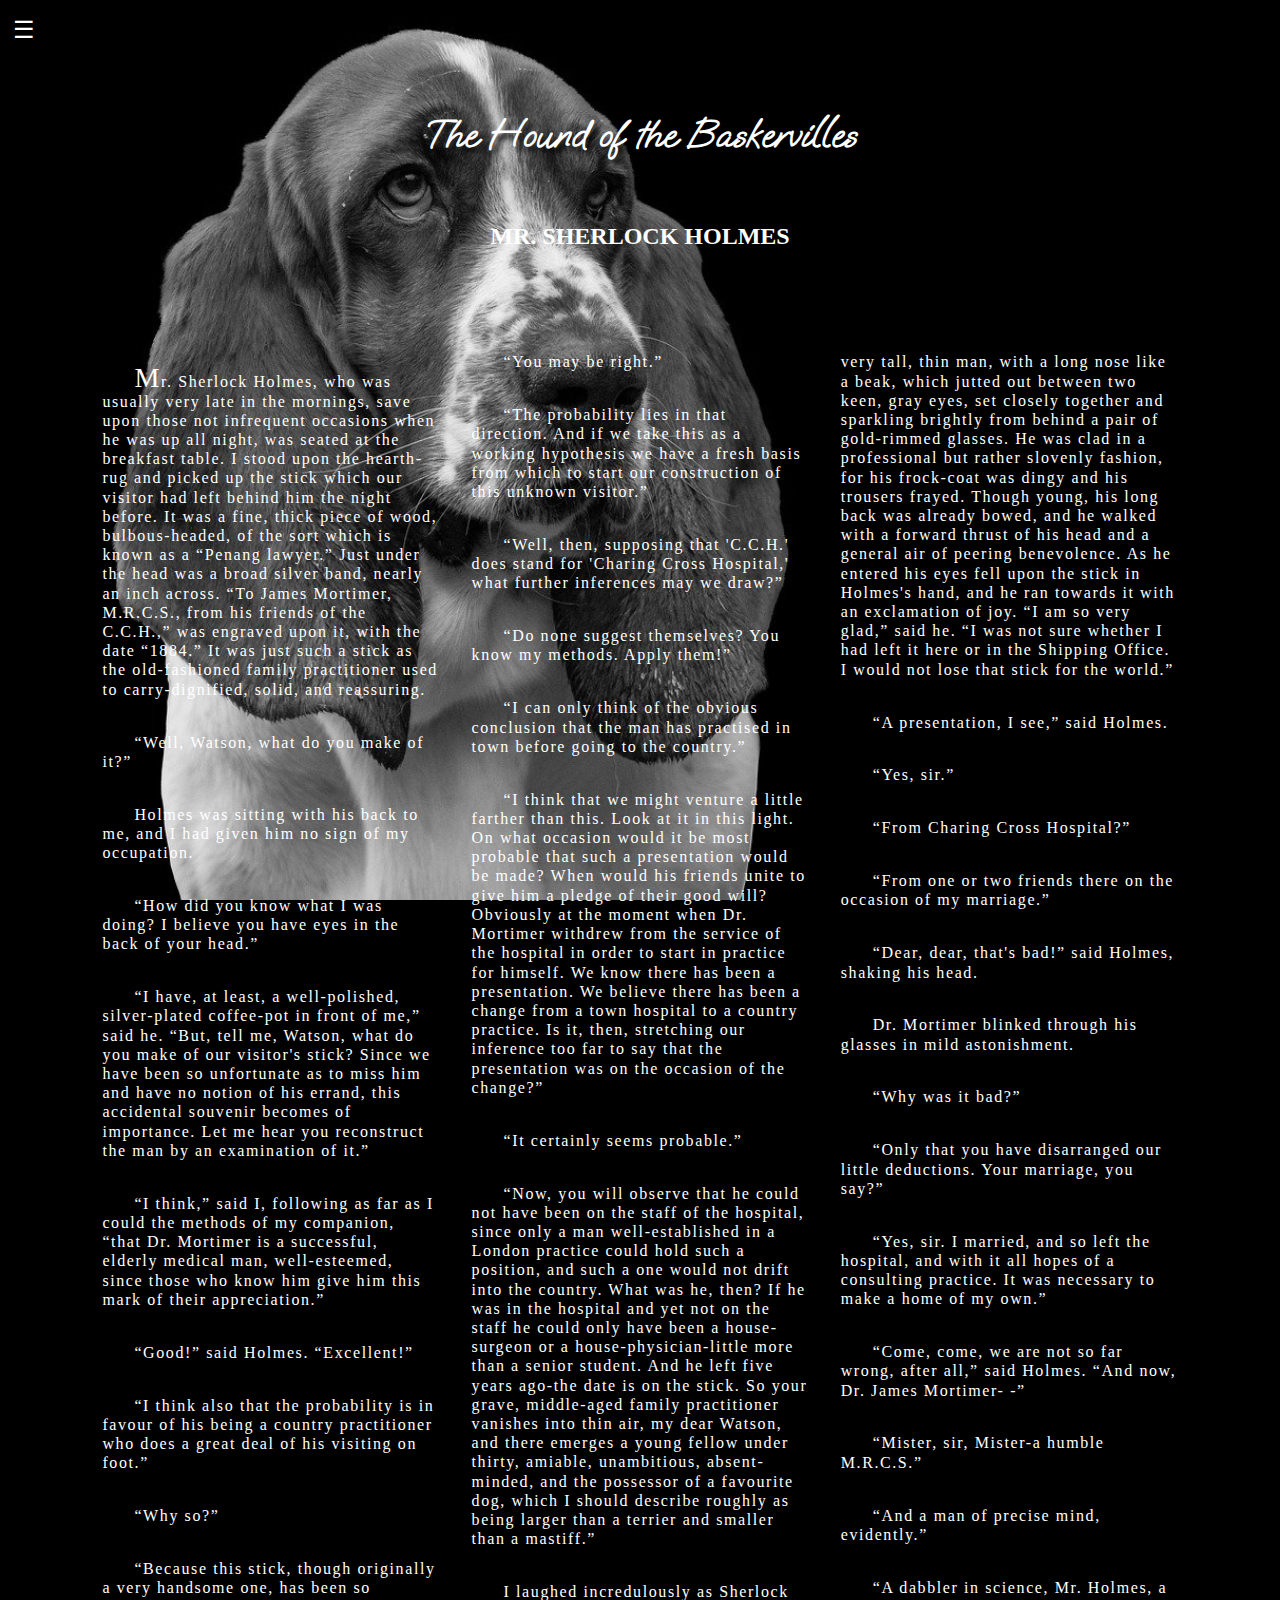
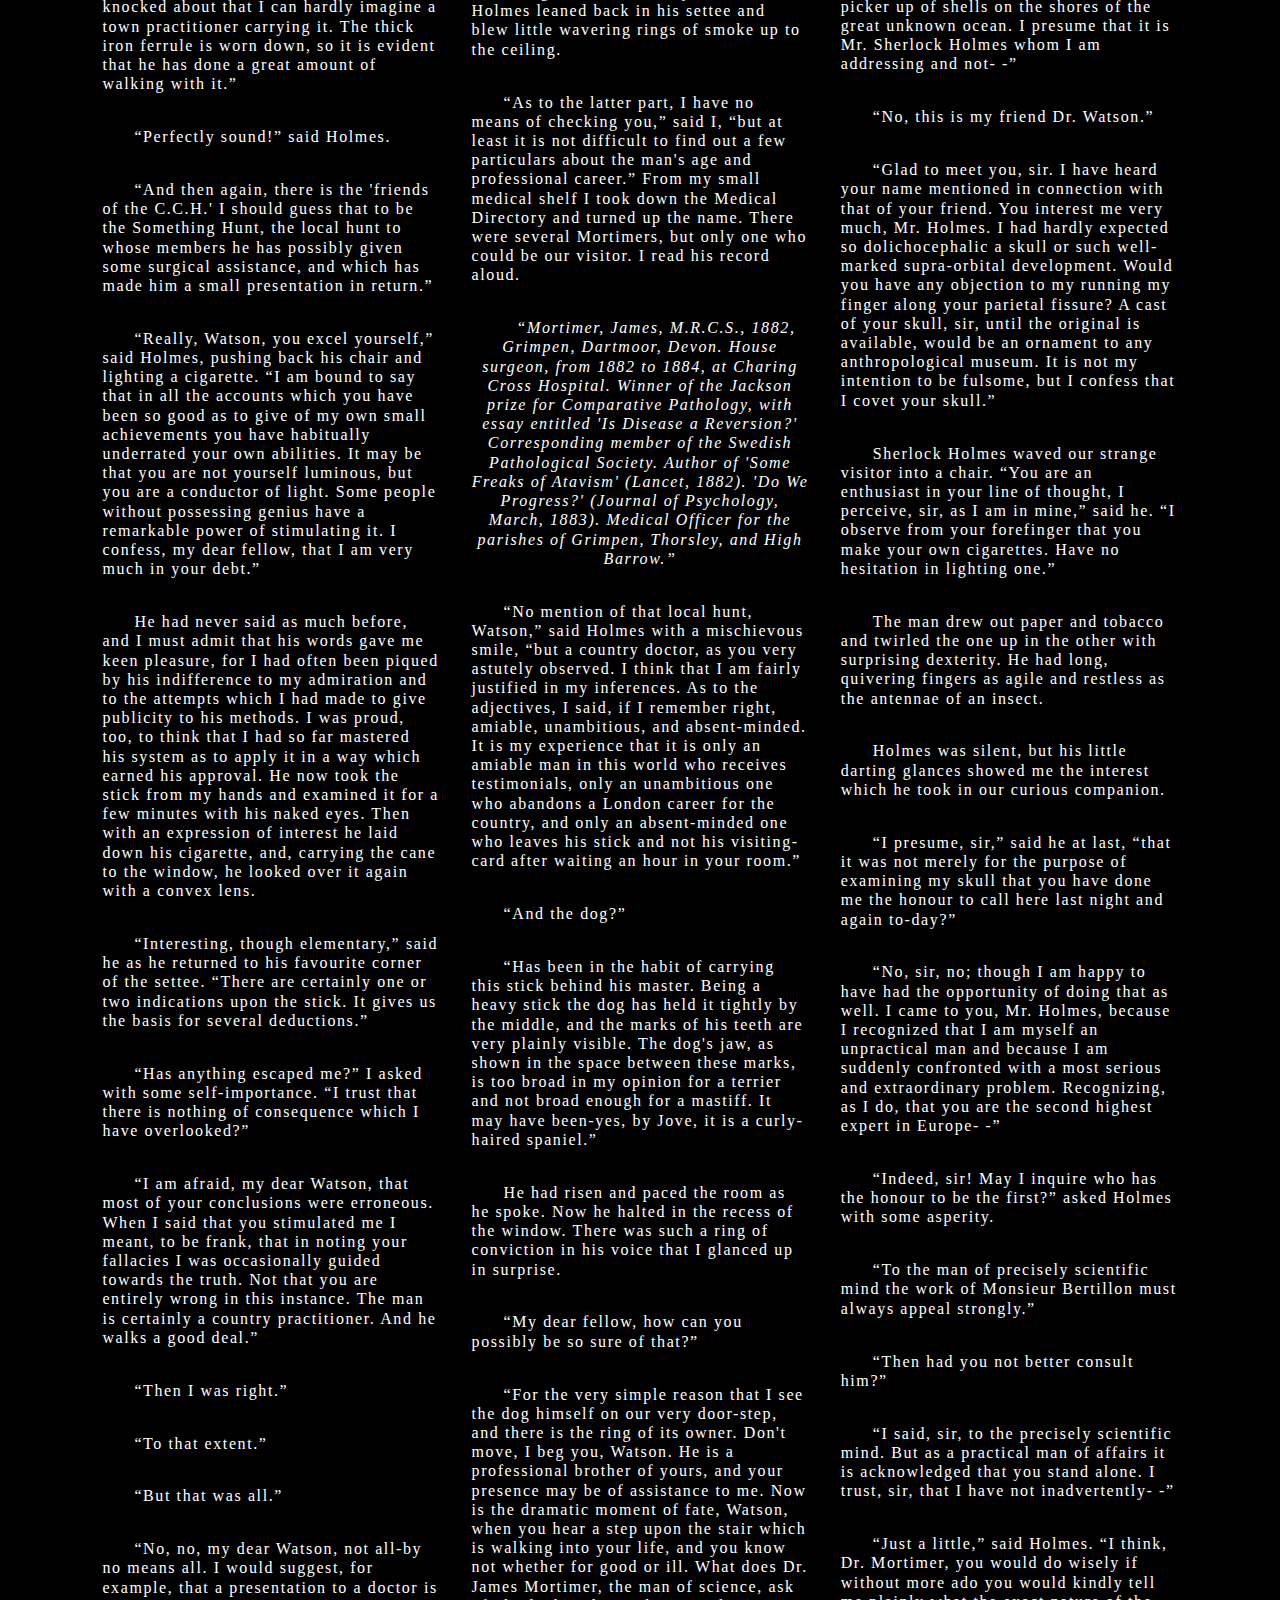
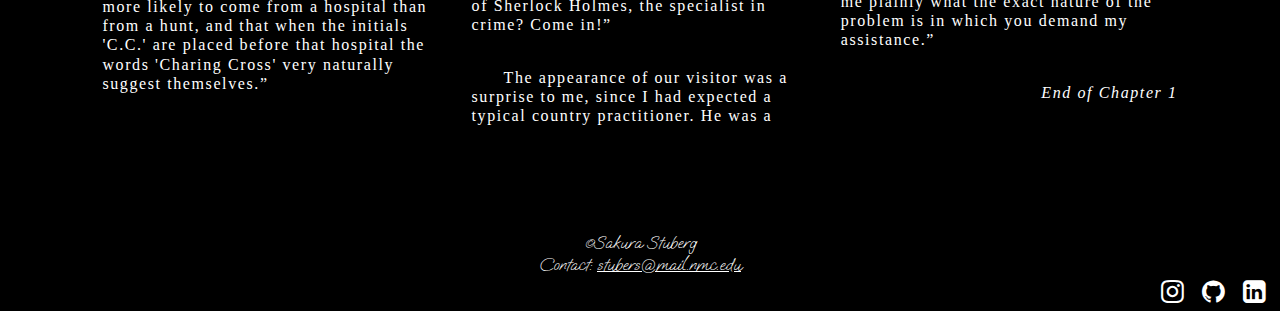
<file: finalproject/hound.html>
<!DOCTYPE html>
<html lang="en">
<head>
    <meta charset="UTF-8">
    <meta name="viewport" content="width=device-width, initial-scale=1.0">
    <meta name="keywords" content="The Hound of the Baskervilles, Sherlock Holmes, Sir Arthur Conan Doyle, book, novel, mystery, crime, series, detective">
    <meta name="description" content="The Hound of the Baskervilles by Sir Arthur Conan Doyle">
    <title>The Hound of the Baskervilles - Sherlock Holmes</title>
    <link rel="stylesheet" href="https://cdnjs.cloudflare.com/ajax/libs/font-awesome/4.7.0/css/font-awesome.min.css">
    <link rel="stylesheet" href="css/novels.css">
    <link rel="stylesheet" href="css/print.css" media="print">
    <style>
        body {
            background: url('media/hound.jpg') black;
            background-position: top left;
            background-repeat: no-repeat;
            background-size: cover;
            background-attachment: fixed;
        }
    </style>
</head>
<body>
    <header>
        <p onclick="openNav()"><span class="open" style="cursor: pointer; margin-left: 1%; font-size: 1.5em;">&#9776;</span></p>
        <h1>The Hound of the Baskervilles</h1>
        <h2>MR. SHERLOCK HOLMES</h2>
    </header>
    <article>
        <nav id="sidenav" class="sidenav">
            <a href="javascript:void(0)" class="closebtn" onclick="closeNav()">&times;</a>
            <a href="scarlet.html">A Study in Scarlet</a>
            <a href="sign.html">The Sign of the Four</a>
            <a href="hound.html">The Hound of the Baskervilles</a>
            <a href="valley.html">The Valley of Fear</a>
            <a href="index.html"><img src="media/logo.png" alt="Sherlock Holmes logo" class="logo"></a>
        </nav>
        <section class="c1">
            <p><span style="display: inline;" class="first-letter">M</span>r. Sherlock Holmes, who was usually very late in the mornings, save upon those not infrequent occasions when he was up all night, was seated at the breakfast table. I stood upon the hearth-rug and picked up the stick which our visitor had left behind him the night before. It was a fine, thick piece of wood, bulbous-headed, of the sort which is known as a “Penang lawyer.” Just under the head was a broad silver band, nearly an inch across. “To James Mortimer, M.R.C.S., from his friends of the C.C.H.,” was engraved upon it, with the date “1884.” It was just such a stick as the old-fashioned family practitioner used to carry-dignified, solid, and reassuring.</p>
            <p>“Well, Watson, what do you make of it?”</p>
            <p>Holmes was sitting with his back to me, and I had given him no sign of my occupation.</p>
            <p>“How did you know what I was doing? I believe you have eyes in the back of your head.”</p>
            <p>“I have, at least, a well-polished, silver-plated coffee-pot in front of me,” said he. “But, tell me, Watson, what do you make of our visitor's stick? Since we have been so unfortunate as to miss him and have no notion of his errand, this accidental souvenir becomes of importance. Let me hear you reconstruct the man by an examination of it.”</p>
            <p>“I think,” said I, following as far as I could the methods of my companion, “that Dr. Mortimer is a successful, elderly medical man, well-esteemed, since those who know him give him this mark of their appreciation.”</p>
            <p>“Good!” said Holmes. “Excellent!”</p>
            <p>“I think also that the probability is in favour of his being a country practitioner who does a great deal of his visiting on foot.”</p>
            <p>“Why so?”</p>
            <p>“Because this stick, though originally a very handsome one, has been so knocked about that I can hardly imagine a town practitioner carrying it. The thick iron ferrule is worn down, so it is evident that he has done a great amount of walking with it.”</p>
            <p>“Perfectly sound!” said Holmes.</p>
            <p>“And then again, there is the 'friends of the C.C.H.' I should guess that to be the Something Hunt, the local hunt to whose members he has possibly given some surgical assistance, and which has made him a small presentation in return.”</p>
            <p>“Really, Watson, you excel yourself,” said Holmes, pushing back his chair and lighting a cigarette. “I am bound to say that in all the accounts which you have been so good as to give of my own small achievements you have habitually underrated your own abilities. It may be that you are not yourself luminous, but you are a conductor of light. Some people without possessing genius have a remarkable power of stimulating it. I confess, my dear fellow, that I am very much in your debt.”</p>
            <p>He had never said as much before, and I must admit that his words gave me keen pleasure, for I had often been piqued by his indifference to my admiration and to the attempts which I had made to give publicity to his methods. I was proud, too, to think that I had so far mastered his system as to apply it in a way which earned his approval. He now took the stick from my hands and examined it for a few minutes with his naked eyes. Then with an expression of interest he laid down his cigarette, and, carrying the cane to the window, he looked over it again with a convex lens.</p>
            <p>“Interesting, though elementary,” said he as he returned to his favourite corner of the settee. “There are certainly one or two indications upon the stick. It gives us the basis for several deductions.”</p>
            <p>“Has anything escaped me?” I asked with some self-importance. “I trust that there is nothing of consequence which I have overlooked?”</p>
            <p>“I am afraid, my dear Watson, that most of your conclusions were erroneous. When I said that you stimulated me I meant, to be frank, that in noting your fallacies I was occasionally guided towards the truth. Not that you are entirely wrong in this instance. The man is certainly a country practitioner. And he walks a good deal.”</p>
            <p>“Then I was right.”</p>
            <p>“To that extent.”</p>
            <p>“But that was all.”</p>
            <p>“No, no, my dear Watson, not all-by no means all. I would suggest, for example, that a presentation to a doctor is more likely to come from a hospital than from a hunt, and that when the initials 'C.C.' are placed before that hospital the words 'Charing Cross' very naturally suggest themselves.”</p>
            <p>“You may be right.”</p>
            <p>“The probability lies in that direction. And if we take this as a working hypothesis we have a fresh basis from which to start our construction of this unknown visitor.”</p>
            <p>“Well, then, supposing that 'C.C.H.' does stand for 'Charing Cross Hospital,' what further inferences may we draw?”</p>
            <p>“Do none suggest themselves? You know my methods. Apply them!”</p>
            <p>“I can only think of the obvious conclusion that the man has practised in town before going to the country.”</p>
            <p>“I think that we might venture a little farther than this. Look at it in this light. On what occasion would it be most probable that such a presentation would be made? When would his friends unite to give him a pledge of their good will? Obviously at the moment when Dr. Mortimer withdrew from the service of the hospital in order to start in practice for himself. We know there has been a presentation. We believe there has been a change from a town hospital to a country practice. Is it, then, stretching our inference too far to say that the presentation was on the occasion of the change?”</p>
            <p>“It certainly seems probable.”</p>
            <p>“Now, you will observe that he could not have been on the staff of the hospital, since only a man well-established in a London practice could hold such a position, and such a one would not drift into the country. What was he, then? If he was in the hospital and yet not on the staff he could only have been a house-surgeon or a house-physician-little more than a senior student. And he left five years ago-the date is on the stick. So your grave, middle-aged family practitioner vanishes into thin air, my dear Watson, and there emerges a young fellow under thirty, amiable, unambitious, absent-minded, and the possessor of a favourite dog, which I should describe roughly as being larger than a terrier and smaller than a mastiff.”</p>
            <p>I laughed incredulously as Sherlock Holmes leaned back in his settee and blew little wavering rings of smoke up to the ceiling.</p>
            <p>“As to the latter part, I have no means of checking you,” said I, “but at least it is not difficult to find out a few particulars about the man's age and professional career.” From my small medical shelf I took down the Medical Directory and turned up the name. There were several Mortimers, but only one who could be our visitor. I read his record aloud.</p>
            <p style="font-style: italic; text-align: center;">“Mortimer, James, M.R.C.S., 1882, Grimpen, Dartmoor, Devon. House surgeon, from 1882 to 1884, at Charing Cross Hospital. Winner of the Jackson prize for Comparative Pathology, with essay entitled 'Is Disease a Reversion?' Corresponding member of the Swedish Pathological Society. Author of 'Some Freaks of Atavism' (Lancet, 1882). 'Do We Progress?' (Journal of Psychology, March, 1883). Medical Officer for the parishes of Grimpen, Thorsley, and High Barrow.”</p>
            <p>“No mention of that local hunt, Watson,” said Holmes with a mischievous smile, “but a country doctor, as you very astutely observed. I think that I am fairly justified in my inferences. As to the adjectives, I said, if I remember right, amiable, unambitious, and absent-minded. It is my experience that it is only an amiable man in this world who receives testimonials, only an unambitious one who abandons a London career for the country, and only an absent-minded one who leaves his stick and not his visiting-card after waiting an hour in your room.”</p>
            <p>“And the dog?”</p>
            <p>“Has been in the habit of carrying this stick behind his master. Being a heavy stick the dog has held it tightly by the middle, and the marks of his teeth are very plainly visible. The dog's jaw, as shown in the space between these marks, is too broad in my opinion for a terrier and not broad enough for a mastiff. It may have been-yes, by Jove, it is a curly-haired spaniel.”</p>
            <p>He had risen and paced the room as he spoke. Now he halted in the recess of the window. There was such a ring of conviction in his voice that I glanced up in surprise.</p>
            <p>“My dear fellow, how can you possibly be so sure of that?”</p>
            <p>“For the very simple reason that I see the dog himself on our very door-step, and there is the ring of its owner. Don't move, I beg you, Watson. He is a professional brother of yours, and your presence may be of assistance to me. Now is the dramatic moment of fate, Watson, when you hear a step upon the stair which is walking into your life, and you know not whether for good or ill. What does Dr. James Mortimer, the man of science, ask of Sherlock Holmes, the specialist in crime? Come in!”</p>
            <p>The appearance of our visitor was a surprise to me, since I had expected a typical country practitioner. He was a very tall, thin man, with a long nose like a beak, which jutted out between two keen, gray eyes, set closely together and sparkling brightly from behind a pair of gold-rimmed glasses. He was clad in a professional but rather slovenly fashion, for his frock-coat was dingy and his trousers frayed. Though young, his long back was already bowed, and he walked with a forward thrust of his head and a general air of peering benevolence. As he entered his eyes fell upon the stick in Holmes's hand, and he ran towards it with an exclamation of joy. “I am so very glad,” said he. “I was not sure whether I had left it here or in the Shipping Office. I would not lose that stick for the world.”</p>
            <p>“A presentation, I see,” said Holmes.</p>
            <p>“Yes, sir.”</p>
            <p>“From Charing Cross Hospital?”</p>
            <p>“From one or two friends there on the occasion of my marriage.”</p>
            <p>“Dear, dear, that's bad!” said Holmes, shaking his head.</p>
            <p>Dr. Mortimer blinked through his glasses in mild astonishment.</p>
            <p>“Why was it bad?”</p>
            <p>“Only that you have disarranged our little deductions. Your marriage, you say?”</p>
            <p>“Yes, sir. I married, and so left the hospital, and with it all hopes of a consulting practice. It was necessary to make a home of my own.”</p>
            <p>“Come, come, we are not so far wrong, after all,” said Holmes. “And now, Dr. James Mortimer- -”</p>
            <p>“Mister, sir, Mister-a humble M.R.C.S.”</p>
            <p>“And a man of precise mind, evidently.”</p>
            <p>“A dabbler in science, Mr. Holmes, a picker up of shells on the shores of the great unknown ocean. I presume that it is Mr. Sherlock Holmes whom I am addressing and not- -”</p>
            <p>“No, this is my friend Dr. Watson.”</p>
            <p>“Glad to meet you, sir. I have heard your name mentioned in connection with that of your friend. You interest me very much, Mr. Holmes. I had hardly expected so dolichocephalic a skull or such well-marked supra-orbital development. Would you have any objection to my running my finger along your parietal fissure? A cast of your skull, sir, until the original is available, would be an ornament to any anthropological museum. It is not my intention to be fulsome, but I confess that I covet your skull.”</p>
            <p>Sherlock Holmes waved our strange visitor into a chair. “You are an enthusiast in your line of thought, I perceive, sir, as I am in mine,” said he. “I observe from your forefinger that you make your own cigarettes. Have no hesitation in lighting one.”</p>
            <p>The man drew out paper and tobacco and twirled the one up in the other with surprising dexterity. He had long, quivering fingers as agile and restless as the antennae of an insect.</p>
            <p>Holmes was silent, but his little darting glances showed me the interest which he took in our curious companion.</p>
            <p>“I presume, sir,” said he at last, “that it was not merely for the purpose of examining my skull that you have done me the honour to call here last night and again to-day?”</p>
            <p>“No, sir, no; though I am happy to have had the opportunity of doing that as well. I came to you, Mr. Holmes, because I recognized that I am myself an unpractical man and because I am suddenly confronted with a most serious and extraordinary problem. Recognizing, as I do, that you are the second highest expert in Europe- -”</p>
            <p>“Indeed, sir! May I inquire who has the honour to be the first?” asked Holmes with some asperity.</p>
            <p>“To the man of precisely scientific mind the work of Monsieur Bertillon must always appeal strongly.”</p>
            <p>“Then had you not better consult him?”</p>
            <p>“I said, sir, to the precisely scientific mind. But as a practical man of affairs it is acknowledged that you stand alone. I trust, sir, that I have not inadvertently- -”</p>
            <p>“Just a little,” said Holmes. “I think, Dr. Mortimer, you would do wisely if without more ado you would kindly tell me plainly what the exact nature of the problem is in which you demand my assistance.”</p>
            <p style="font-style: italic; text-align: right;">End of Chapter 1</p>
        </section>
    </article>
    <footer>
        <p class="copyright">&copy;Sakura Stuberg</p>
        <p class="contact">Contact: <a href="mailto:stubers@mail.nmc.edu">stubers@mail.nmc.edu</a></p>
        <div class="icon-bar">
            <a href="https://www.instagram.com/sakura27.xx" target="_blank"><i class="fa fa-instagram"></i></a>
            <a href="https://github.com" target="_blank"><i class="fa fa-github"></i></a>
            <a href="https://www.linkedin.com/in/sakura-s/" target="_blank"><i class="fa fa-linkedin-square"></i></a>
        </div>
    </footer>
    <script>
        function openNav() {
            document.getElementById("sidenav").style.width = "16%";
        }

        function closeNav() {
            document.getElementById("sidenav").style.width = "0";
        }
    </script>
</body>
</html>
</file>
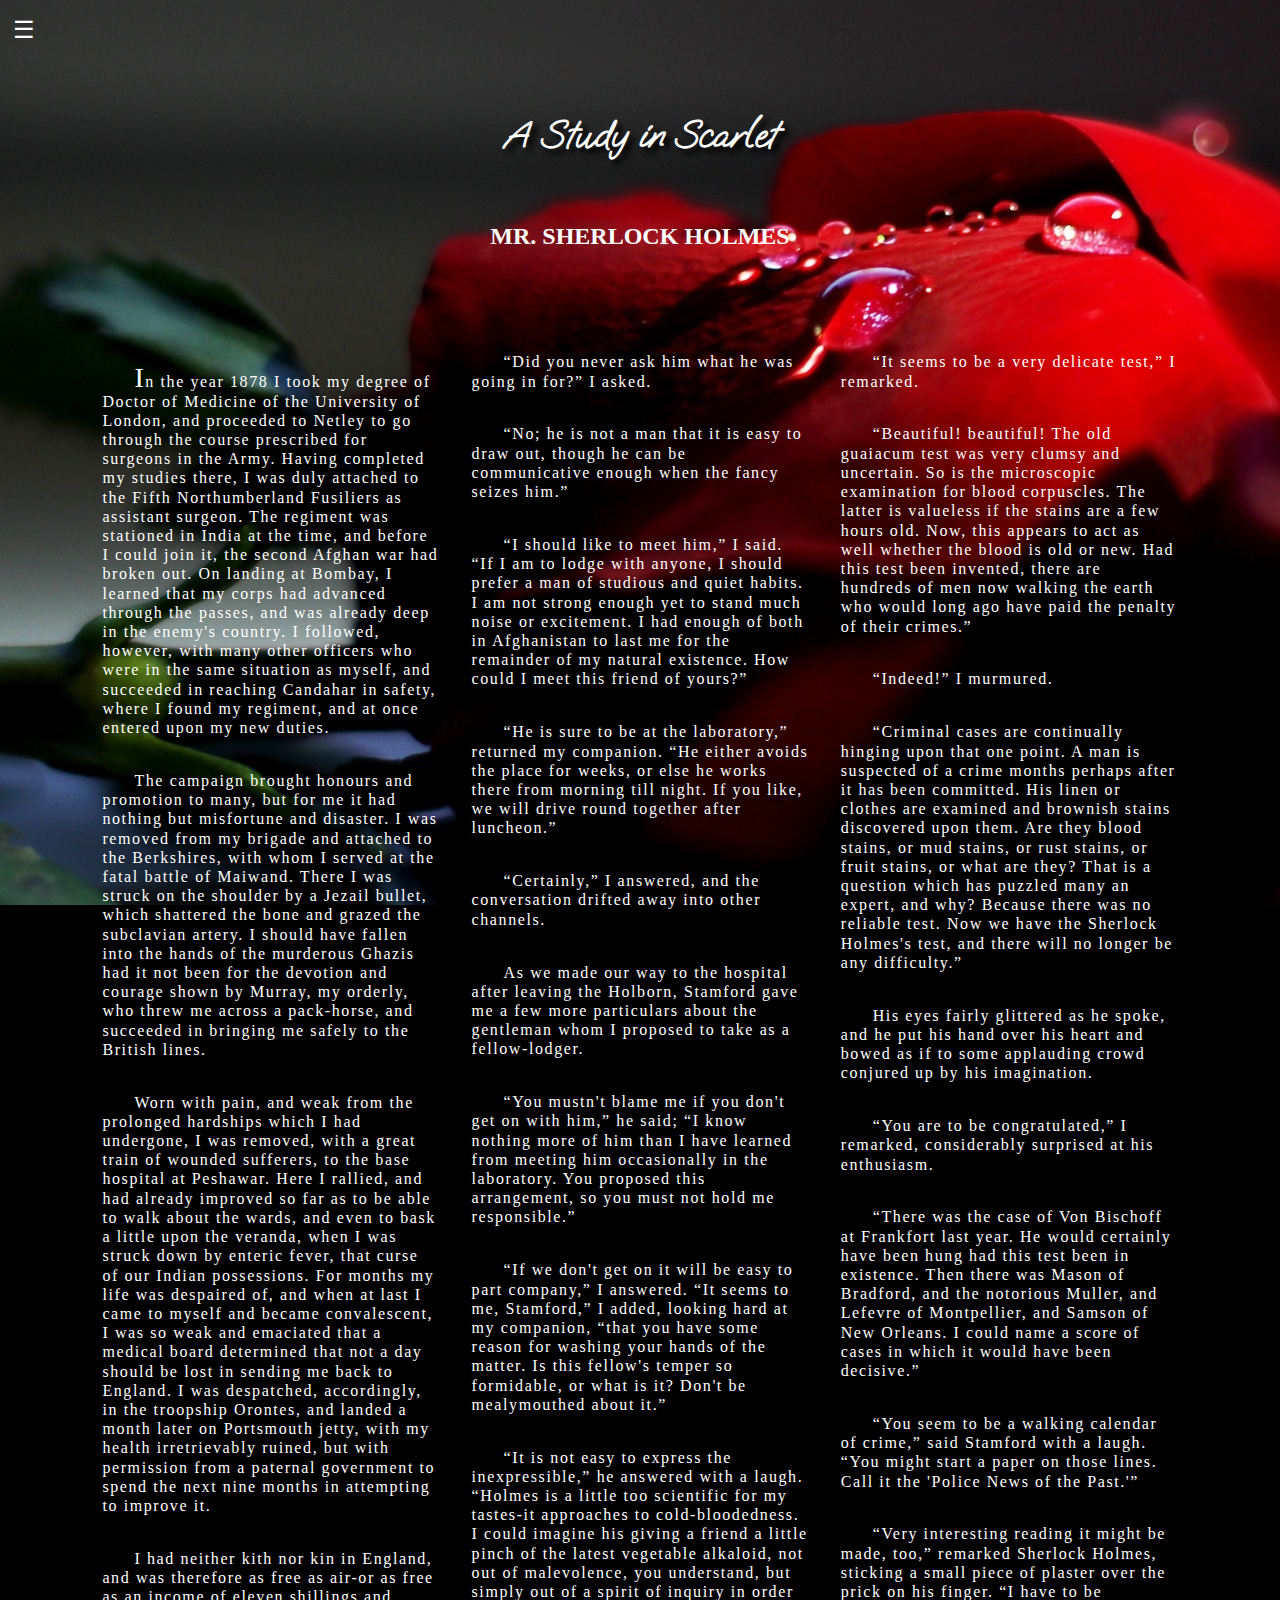
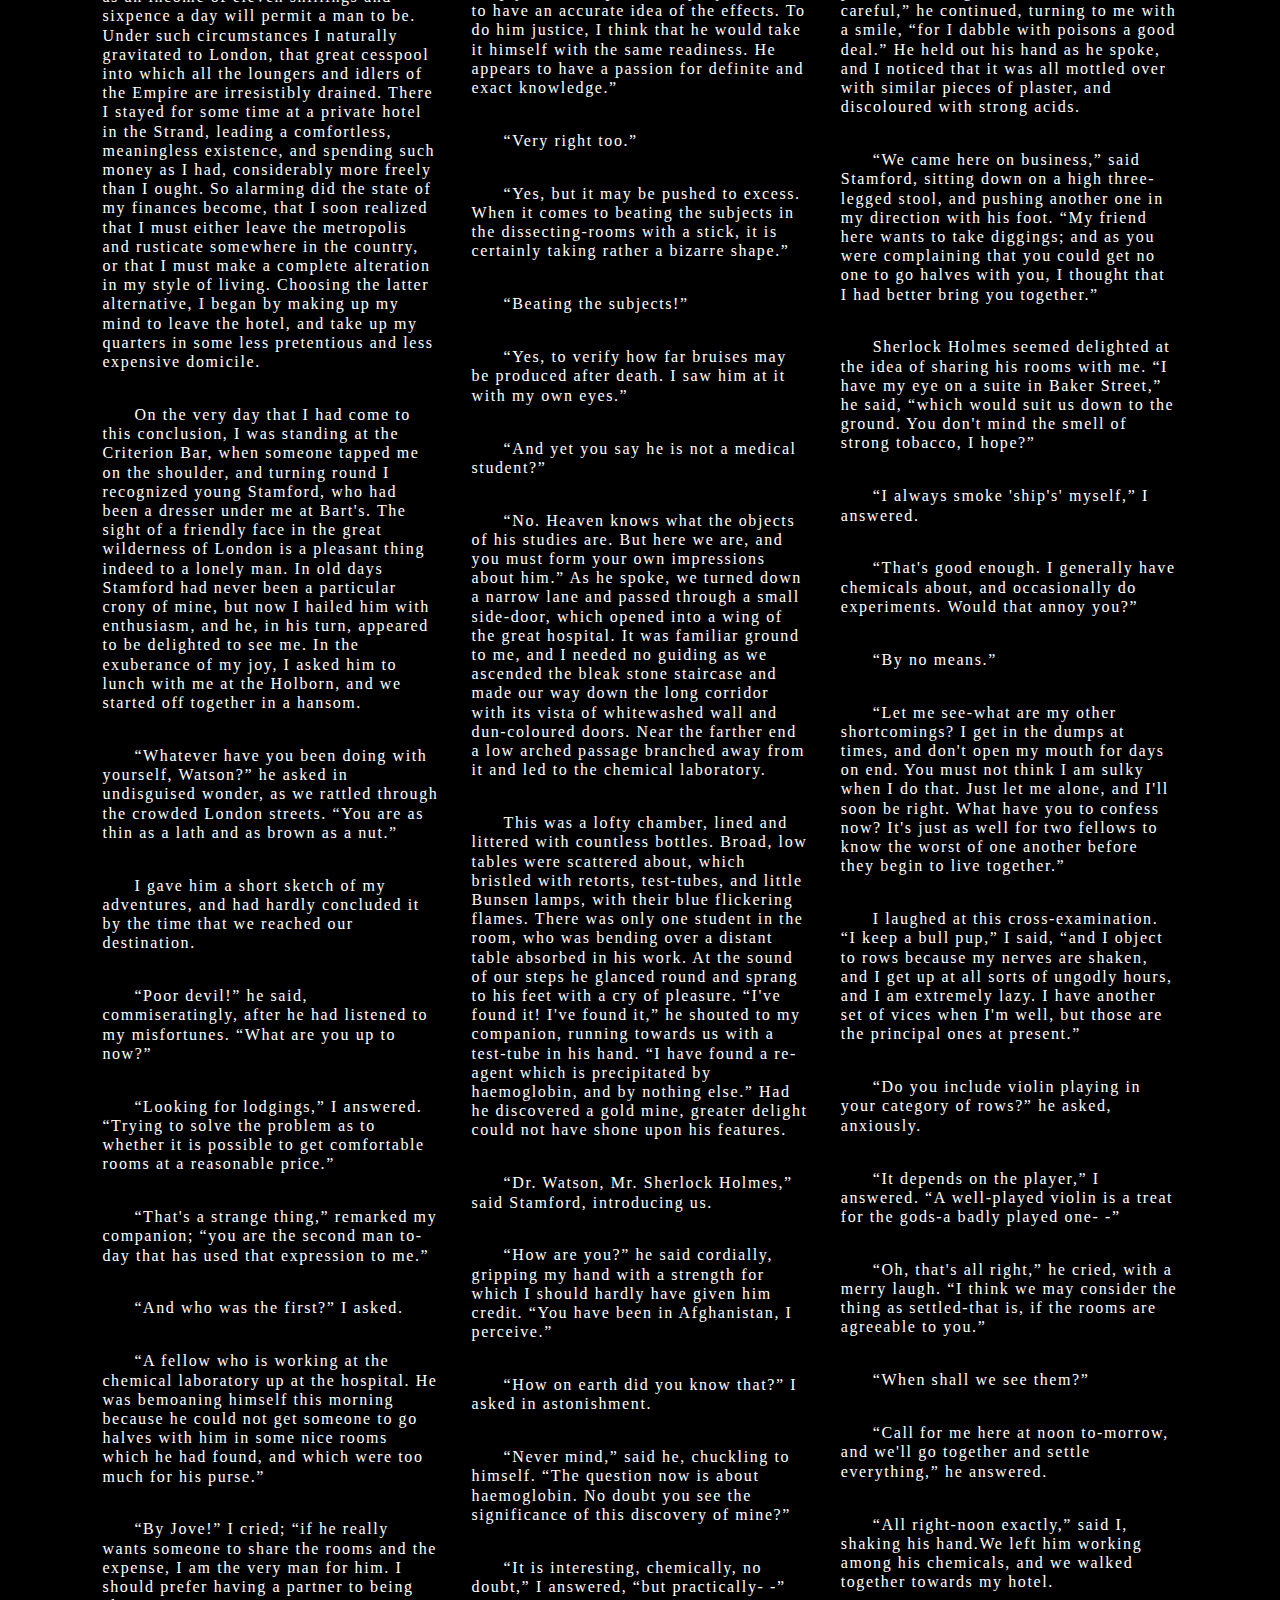
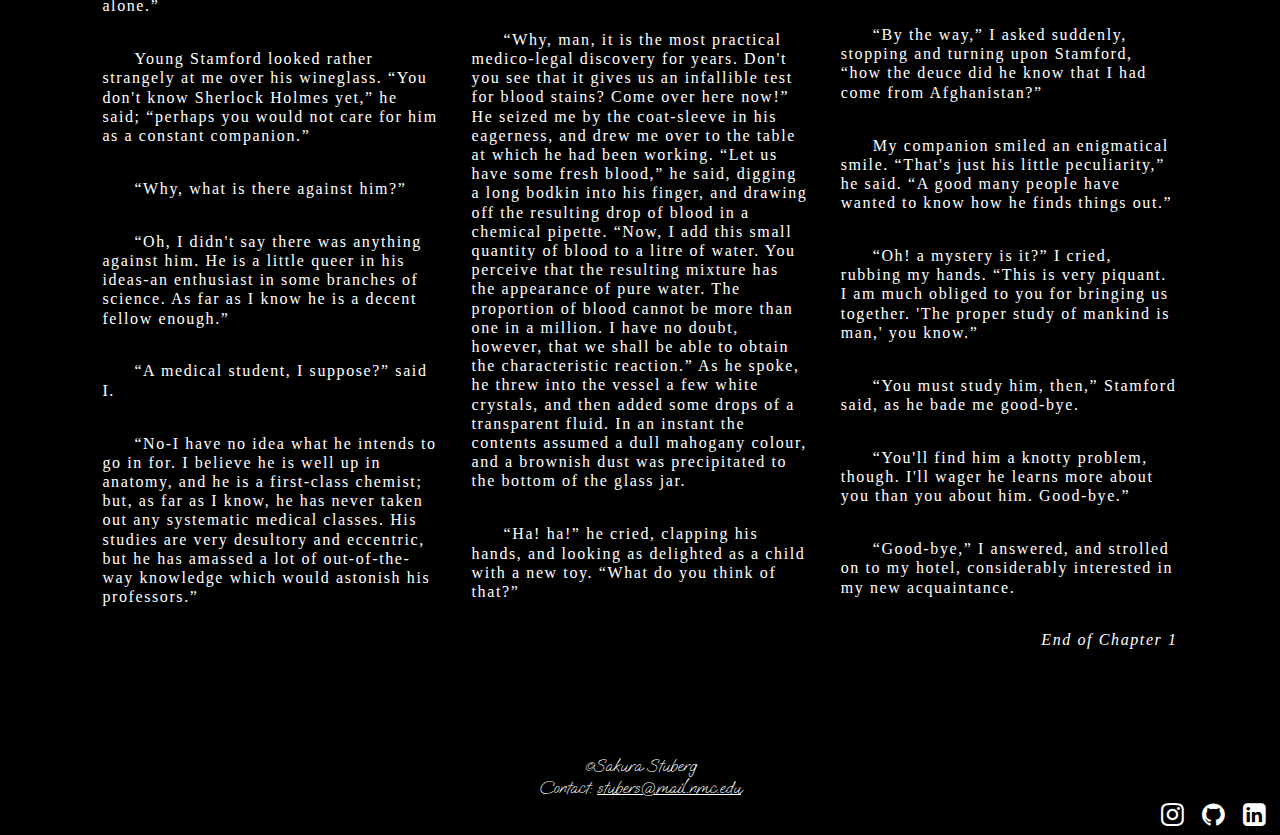
<file: finalproject/scarlet.html>
<!DOCTYPE html>
<html lang="en">
<head>
    <meta charset="UTF-8">
    <meta name="viewport" content="width=device-width, initial-scale=1.0">
    <meta name="keywords" content="A Study in Scarlet, Sherlock Holmes, Sir Arthur Conan Doyle, book, novel, mystery, crime, series, detective">
    <meta name="description" content="A Study in Scarlet by Sir Arthur Conan Doyle">
    <title>A Study in Scarlet - Sherlock Holmes</title>
    <link rel="stylesheet" href="https://cdnjs.cloudflare.com/ajax/libs/font-awesome/4.7.0/css/font-awesome.min.css">
    <link rel="stylesheet" href="css/novels.css">
    <link rel="stylesheet" href="css/print.css" media="print">
    <style>
        body {
            background: url('media/scarlet.jpg') black;
            background-position: top left;
            background-repeat: no-repeat;
            background-size: cover;
            background-attachment: fixed;
        }
    </style>
</head>
<body>
    <header>
        <p onclick="openNav()"><span class="open" style="cursor: pointer; margin-left: 1%; font-size: 1.5em;">&#9776;</span></p>
        <h1>A Study in Scarlet</h1>
        <h2>MR. SHERLOCK HOLMES</h2>
    </header>
    <article>
        <nav id="sidenav" class="sidenav">
            <a href="javascript:void(0)" class="closebtn" onclick="closeNav()">&times;</a>
            <a href="scarlet.html">A Study in Scarlet</a>
            <a href="sign.html">The Sign of the Four</a>
            <a href="hound.html">The Hound of the Baskervilles</a>
            <a href="valley.html">The Valley of Fear</a>
            <a href="index.html"><img src="media/logo.png" alt="Sherlock Holmes logo" class="logo"></a>
        </nav>
        <section class="c1">
            <p><span style="display: inline;" class="first-letter">I</span>n the year 1878 I took my degree of Doctor of Medicine of the University of London, and proceeded to Netley to go through the course prescribed for surgeons in the Army. Having completed my studies there, I was duly attached to the Fifth Northumberland Fusiliers as assistant surgeon. The regiment was stationed in India at the time, and before I could join it, the second Afghan war had broken out. On landing at Bombay, I learned that my corps had advanced through the passes, and was already deep in the enemy's country. I followed, however, with many other officers who were in the same situation as myself, and succeeded in reaching Candahar in safety, where I found my regiment, and at once entered upon my new duties.</p>
            <p>The campaign brought honours and promotion to many, but for me it had nothing but misfortune and disaster. I was removed from my brigade and attached to the Berkshires, with whom I served at the fatal battle of Maiwand. There I was struck on the shoulder by a Jezail bullet, which shattered the bone and grazed the subclavian artery. I should have fallen into the hands of the murderous Ghazis had it not been for the devotion and courage shown by Murray, my orderly, who threw me across a pack-horse, and succeeded in bringing me safely to the British lines.</p>
            <p>Worn with pain, and weak from the prolonged hardships which I had undergone, I was removed, with a great train of wounded sufferers, to the base hospital at Peshawar. Here I rallied, and had already improved so far as to be able to walk about the wards, and even to bask a little upon the veranda, when I was struck down by enteric fever, that curse of our Indian possessions. For months my life was despaired of, and when at last I came to myself and became convalescent, I was so weak and emaciated that a medical board determined that not a day should be lost in sending me back to England. I was despatched, accordingly, in the troopship Orontes, and landed a month later on Portsmouth jetty, with my health irretrievably ruined, but with permission from a paternal government to spend the next nine months in attempting to improve it.</p>
            <p>I had neither kith nor kin in England, and was therefore as free as air-or as free as an income of eleven shillings and sixpence a day will permit a man to be. Under such circumstances I naturally gravitated to London, that great cesspool into which all the loungers and idlers of the Empire are irresistibly drained. There I stayed for some time at a private hotel in the Strand, leading a comfortless, meaningless existence, and spending such money as I had, considerably more freely than I ought. So alarming did the state of my finances become, that I soon realized that I must either leave the metropolis and rusticate somewhere in the country, or that I must make a complete alteration in my style of living. Choosing the latter alternative, I began by making up my mind to leave the hotel, and take up my quarters in some less pretentious and less expensive domicile.</p>
            <p>On the very day that I had come to this conclusion, I was standing at the Criterion Bar, when someone tapped me on the shoulder, and turning round I recognized young Stamford, who had been a dresser under me at Bart's. The sight of a friendly face in the great wilderness of London is a pleasant thing indeed to a lonely man. In old days Stamford had never been a particular crony of mine, but now I hailed him with enthusiasm, and he, in his turn, appeared to be delighted to see me. In the exuberance of my joy, I asked him to lunch with me at the Holborn, and we started off together in a hansom.</p>
            <p>“Whatever have you been doing with yourself, Watson?” he asked in undisguised wonder, as we rattled through the crowded London streets. “You are as thin as a lath and as brown as a nut.”</p>
            <p>I gave him a short sketch of my adventures, and had hardly concluded it by the time that we reached our destination.</p>
            <p>“Poor devil!” he said, commiseratingly, after he had listened to my misfortunes. “What are you up to now?”</p>
            <p>“Looking for lodgings,” I answered. “Trying to solve the problem as to whether it is possible to get comfortable rooms at a reasonable price.”</p>
            <p>“That's a strange thing,” remarked my companion; “you are the second man to-day that has used that expression to me.”</p>
            <p>“And who was the first?” I asked.</p>
            <p>“A fellow who is working at the chemical laboratory up at the hospital. He was bemoaning himself this morning because he could not get someone to go halves with him in some nice rooms which he had found, and which were too much for his purse.”</p>
            <p>“By Jove!” I cried; “if he really wants someone to share the rooms and the expense, I am the very man for him. I should prefer having a partner to being alone.”</p>
            <p>Young Stamford looked rather strangely at me over his wineglass. “You don't know Sherlock Holmes yet,” he said; “perhaps you would not care for him as a constant companion.”</p>
            <p>“Why, what is there against him?”</p>
            <p>“Oh, I didn't say there was anything against him. He is a little queer in his ideas-an enthusiast in some branches of science. As far as I know he is a decent fellow enough.”</p>
            <p>“A medical student, I suppose?” said I.</p>
            <p>“No-I have no idea what he intends to go in for. I believe he is well up in anatomy, and he is a first-class chemist; but, as far as I know, he has never taken out any systematic medical classes. His studies are very desultory and eccentric, but he has amassed a lot of out-of-the-way knowledge which would astonish his professors.”</p>
            <p>“Did you never ask him what he was going in for?” I asked.</p>
            <p>“No; he is not a man that it is easy to draw out, though he can be communicative enough when the fancy seizes him.”</p>
            <p>“I should like to meet him,” I said. “If I am to lodge with anyone, I should prefer a man of studious and quiet habits. I am not strong enough yet to stand much noise or excitement. I had enough of both in Afghanistan to last me for the remainder of my natural existence. How could I meet this friend of yours?”</p>
            <p>“He is sure to be at the laboratory,” returned my companion. “He either avoids the place for weeks, or else he works there from morning till night. If you like, we will drive round together after luncheon.”</p>
            <p>“Certainly,” I answered, and the conversation drifted away into other channels.</p>
            <p>As we made our way to the hospital after leaving the Holborn, Stamford gave me a few more particulars about the gentleman whom I proposed to take as a fellow-lodger.</p>
            <p>“You mustn't blame me if you don't get on with him,” he said; “I know nothing more of him than I have learned from meeting him occasionally in the laboratory. You proposed this arrangement, so you must not hold me responsible.”</p>
            <p>“If we don't get on it will be easy to part company,” I answered. “It seems to me, Stamford,” I added, looking hard at my companion, “that you have some reason for washing your hands of the matter. Is this fellow's temper so formidable, or what is it? Don't be mealymouthed about it.”</p>
            <p>“It is not easy to express the inexpressible,” he answered with a laugh. “Holmes is a little too scientific for my tastes-it approaches to cold-bloodedness. I could imagine his giving a friend a little pinch of the latest vegetable alkaloid, not out of malevolence, you understand, but simply out of a spirit of inquiry in order to have an accurate idea of the effects. To do him justice, I think that he would take it himself with the same readiness. He appears to have a passion for definite and exact knowledge.”</p>
            <p>“Very right too.”</p>
            <p>“Yes, but it may be pushed to excess. When it comes to beating the subjects in the dissecting-rooms with a stick, it is certainly taking rather a bizarre shape.”</p>
            <p>“Beating the subjects!”</p>
            <p>“Yes, to verify how far bruises may be produced after death. I saw him at it with my own eyes.”</p>
            <p>“And yet you say he is not a medical student?”</p>
            <p>“No. Heaven knows what the objects of his studies are. But here we are, and you must form your own impressions about him.” As he spoke, we turned down a narrow lane and passed through a small side-door, which opened into a wing of the great hospital. It was familiar ground to me, and I needed no guiding as we ascended the bleak stone staircase and made our way down the long corridor with its vista of whitewashed wall and dun-coloured doors. Near the farther end a low arched passage branched away from it and led to the chemical laboratory.</p>
            <p>This was a lofty chamber, lined and littered with countless bottles. Broad, low tables were scattered about, which bristled with retorts, test-tubes, and little Bunsen lamps, with their blue flickering flames. There was only one student in the room, who was bending over a distant table absorbed in his work. At the sound of our steps he glanced round and sprang to his feet with a cry of pleasure. “I've found it! I've found it,” he shouted to my companion, running towards us with a test-tube in his hand. “I have found a re-agent which is precipitated by haemoglobin, and by nothing else.” Had he discovered a gold mine, greater delight could not have shone upon his features.</p>
            <p>“Dr. Watson, Mr. Sherlock Holmes,” said Stamford, introducing us.</p>
            <p>“How are you?” he said cordially, gripping my hand with a strength for which I should hardly have given him credit. “You have been in Afghanistan, I perceive.”</p>
            <p>“How on earth did you know that?” I asked in astonishment.</p>
            <p>“Never mind,” said he, chuckling to himself. “The question now is about haemoglobin. No doubt you see the significance of this discovery of mine?”</p>
            <p>“It is interesting, chemically, no doubt,” I answered, “but practically- -”</p>
            <p>“Why, man, it is the most practical medico-legal discovery for years. Don't you see that it gives us an infallible test for blood stains? Come over here now!” He seized me by the coat-sleeve in his eagerness, and drew me over to the table at which he had been working. “Let us have some fresh blood,” he said, digging a long bodkin into his finger, and drawing off the resulting drop of blood in a chemical pipette. “Now, I add this small quantity of blood to a litre of water. You perceive that the resulting mixture has the appearance of pure water. The proportion of blood cannot be more than one in a million. I have no doubt, however, that we shall be able to obtain the characteristic reaction.” As he spoke, he threw into the vessel a few white crystals, and then added some drops of a transparent fluid. In an instant the contents assumed a dull mahogany colour, and a brownish dust was precipitated to the bottom of the glass jar.</p>
            <p>“Ha! ha!” he cried, clapping his hands, and looking as delighted as a child with a new toy. “What do you think of that?”</p>
            <p>“It seems to be a very delicate test,” I remarked.</p>
            <p>“Beautiful! beautiful! The old guaiacum test was very clumsy and uncertain. So is the microscopic examination for blood corpuscles. The latter is valueless if the stains are a few hours old. Now, this appears to act as well whether the blood is old or new. Had this test been invented, there are hundreds of men now walking the earth who would long ago have paid the penalty of their crimes.”</p>
            <p>“Indeed!” I murmured.</p>
            <p>“Criminal cases are continually hinging upon that one point. A man is suspected of a crime months perhaps after it has been committed. His linen or clothes are examined and brownish stains discovered upon them. Are they blood stains, or mud stains, or rust stains, or fruit stains, or what are they? That is a question which has puzzled many an expert, and why? Because there was no reliable test. Now we have the Sherlock Holmes's test, and there will no longer be any difficulty.”</p>
            <p>His eyes fairly glittered as he spoke, and he put his hand over his heart and bowed as if to some applauding crowd conjured up by his imagination.</p>
            <p>“You are to be congratulated,” I remarked, considerably surprised at his enthusiasm.</p>
            <p>“There was the case of Von Bischoff at Frankfort last year. He would certainly have been hung had this test been in existence. Then there was Mason of Bradford, and the notorious Muller, and Lefevre of Montpellier, and Samson of New Orleans. I could name a score of cases in which it would have been decisive.”</p>
            <p>“You seem to be a walking calendar of crime,” said Stamford with a laugh. “You might start a paper on those lines. Call it the 'Police News of the Past.'”</p>
            <p>“Very interesting reading it might be made, too,” remarked Sherlock Holmes, sticking a small piece of plaster over the prick on his finger. “I have to be careful,” he continued, turning to me with a smile, “for I dabble with poisons a good deal.” He held out his hand as he spoke, and I noticed that it was all mottled over with similar pieces of plaster, and discoloured with strong acids.</p>
            <p>“We came here on business,” said Stamford, sitting down on a high three-legged stool, and pushing another one in my direction with his foot. “My friend here wants to take diggings; and as you were complaining that you could get no one to go halves with you, I thought that I had better bring you together.”</p>
            <p>Sherlock Holmes seemed delighted at the idea of sharing his rooms with me. “I have my eye on a suite in Baker Street,” he said, “which would suit us down to the ground. You don't mind the smell of strong tobacco, I hope?”</p>
            <p>“I always smoke 'ship's' myself,” I answered.</p>
            <p>“That's good enough. I generally have chemicals about, and occasionally do experiments. Would that annoy you?”</p>
            <p>“By no means.”</p>
            <p>“Let me see-what are my other shortcomings? I get in the dumps at times, and don't open my mouth for days on end. You must not think I am sulky when I do that. Just let me alone, and I'll soon be right. What have you to confess now? It's just as well for two fellows to know the worst of one another before they begin to live together.”</p>
            <p>I laughed at this cross-examination. “I keep a bull pup,” I said, “and I object to rows because my nerves are shaken, and I get up at all sorts of ungodly hours, and I am extremely lazy. I have another set of vices when I'm well, but those are the principal ones at present.”</p>
            <p>“Do you include violin playing in your category of rows?” he asked, anxiously.</p>
            <p>“It depends on the player,” I answered. “A well-played violin is a treat for the gods-a badly played one- -”</p>
            <p>“Oh, that's all right,” he cried, with a merry laugh. “I think we may consider the thing as settled-that is, if the rooms are agreeable to you.”</p>
            <p>“When shall we see them?”</p>
            <p>“Call for me here at noon to-morrow, and we'll go together and settle everything,” he answered.</p>
            <p>“All right-noon exactly,” said I, shaking his hand.We left him working among his chemicals, and we walked together towards my hotel.</p>
            <p>“By the way,” I asked suddenly, stopping and turning upon Stamford, “how the deuce did he know that I had come from Afghanistan?”</p>
            <p>My companion smiled an enigmatical smile. “That's just his little peculiarity,” he said. “A good many people have wanted to know how he finds things out.”</p>
            <p>“Oh! a mystery is it?” I cried, rubbing my hands. “This is very piquant. I am much obliged to you for bringing us together. 'The proper study of mankind is man,' you know.”</p>
            <p>“You must study him, then,” Stamford said, as he bade me good-bye.</p>
            <p>“You'll find him a knotty problem, though. I'll wager he learns more about you than you about him. Good-bye.”</p>
            <p>“Good-bye,” I answered, and strolled on to my hotel, considerably interested in my new acquaintance.</p>
            <p style="font-style: italic; text-align: right;">End of Chapter 1</p>
        </section>
    </article>
    <footer>
        <p class="copyright">&copy;Sakura Stuberg</p>
        <p class="contact">Contact: <a href="mailto:stubers@mail.nmc.edu">stubers@mail.nmc.edu</a></p>
        <div class="icon-bar">
            <a href="https://www.instagram.com/sakura27.xx" target="_blank"><i class="fa fa-instagram"></i></a>
            <a href="https://github.com" target="_blank"><i class="fa fa-github"></i></a>
            <a href="https://www.linkedin.com/in/sakura-s/" target="_blank"><i class="fa fa-linkedin-square"></i></a>
        </div>
    </footer>
    <script>
        function openNav() {
            document.getElementById("sidenav").style.width = "16%";
        }

        function closeNav() {
            document.getElementById("sidenav").style.width = "0";
        }
    </script>
</body>
</html>
</file>
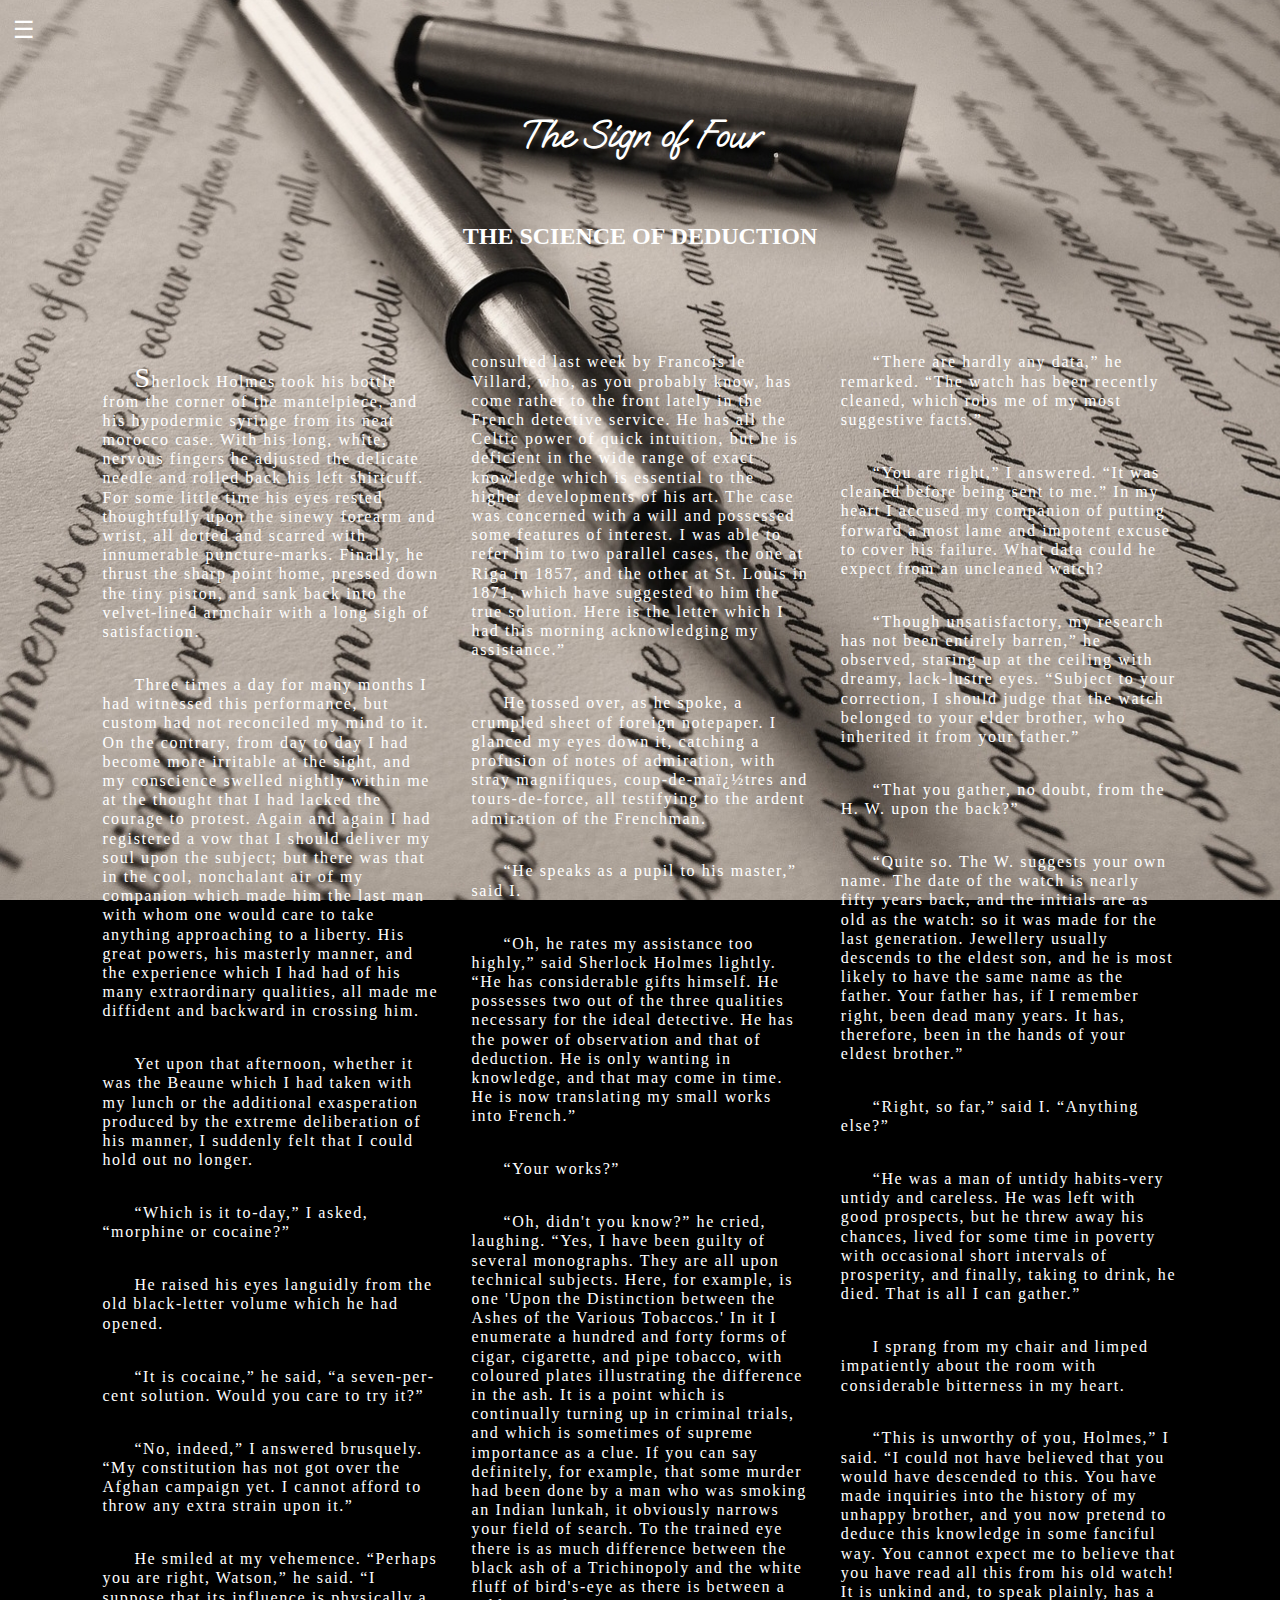
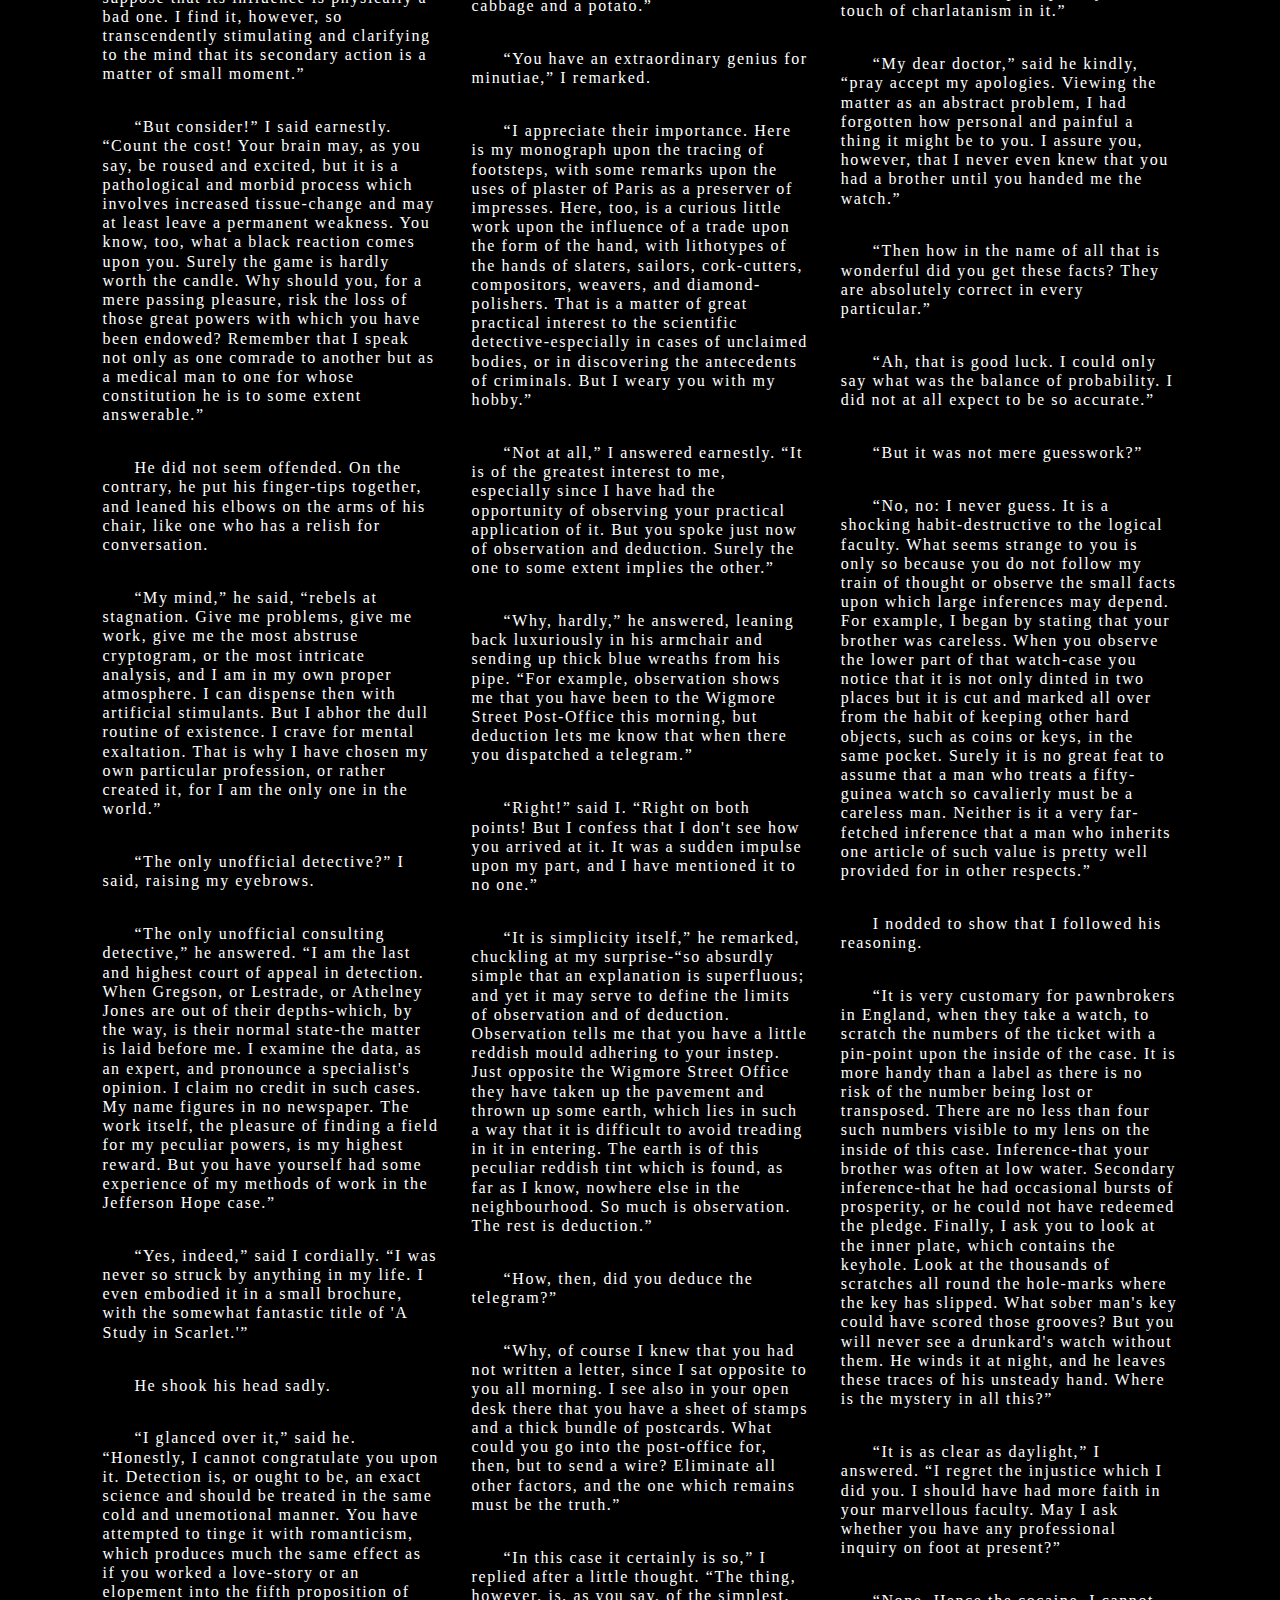
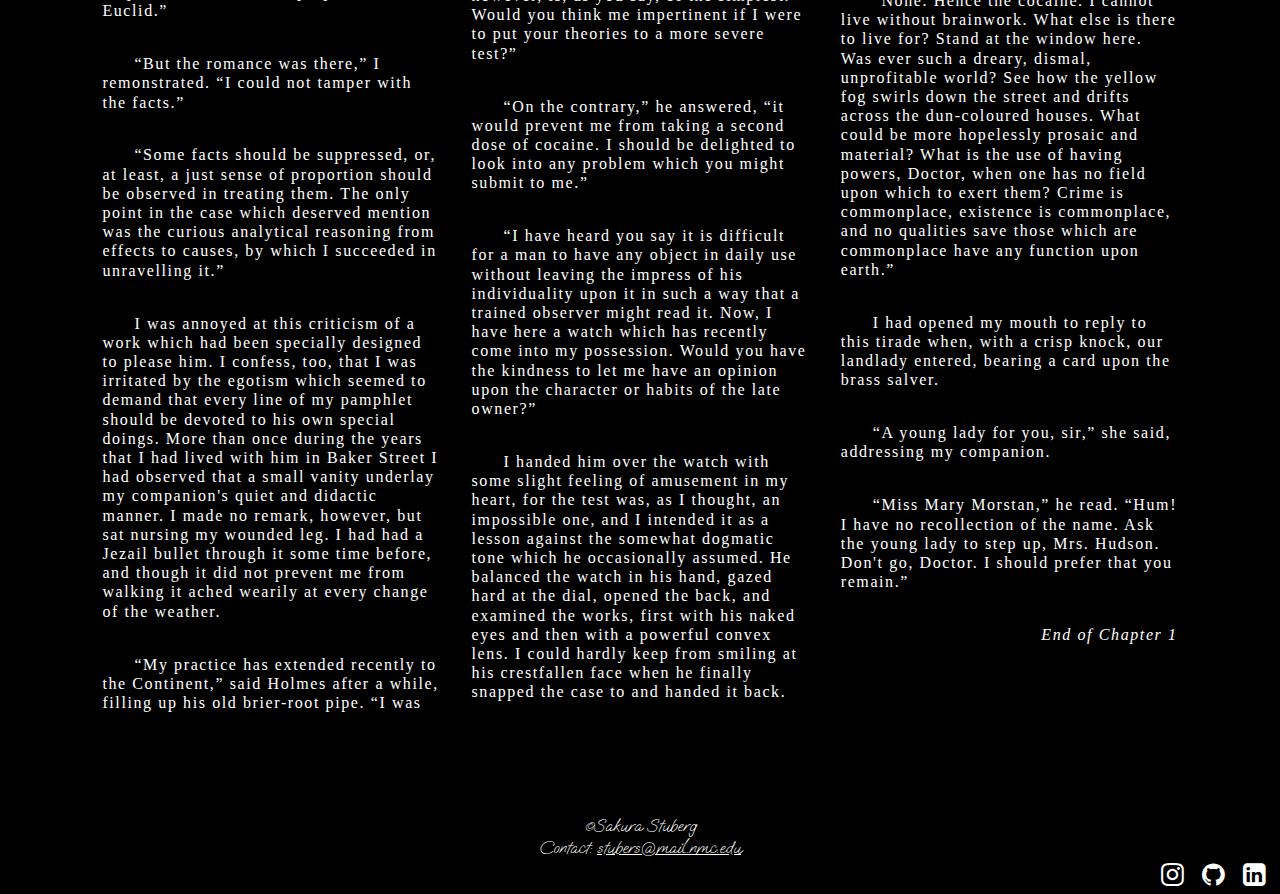
<file: finalproject/sign.html>
<!DOCTYPE html>
<html lang="en">
<head>
    <meta charset="UTF-8">
    <meta name="viewport" content="width=device-width, initial-scale=1.0">
    <meta name="keywords" content="The Sign of Four, Sherlock Holmes, Sir Arthur Conan Doyle, book, novel, mystery, crime, series, detective">
    <meta name="description" content="The Sign of Four by Sir Arthur Conan Doyle">
    <title>The Sign of Four - Sherlock Holmes</title>
    <link rel="stylesheet" href="https://cdnjs.cloudflare.com/ajax/libs/font-awesome/4.7.0/css/font-awesome.min.css">
    <link rel="stylesheet" href="css/novels.css">
    <link rel="stylesheet" href="css/print.css" media="print">
    <style>
        body {
            background: url('media/sign.jpg') black;
            background-position: top left;
            background-repeat: no-repeat;
            background-size: cover;
            background-attachment: fixed;
        }
    </style>
</head>
<body>
    <header>
        <p onclick="openNav()"><span class="open" style="cursor: pointer; margin-left: 1%; font-size: 1.5em;">&#9776;</span></p>
        <h1>The Sign of Four</h1>
        <h2>THE SCIENCE OF DEDUCTION</h2>
    </header>
    <article>
        <nav id="sidenav" class="sidenav">
            <a href="javascript:void(0)" class="closebtn" onclick="closeNav()">&times;</a>
            <a href="scarlet.html">A Study in Scarlet</a>
            <a href="sign.html">The Sign of the Four</a>
            <a href="hound.html">The Hound of the Baskervilles</a>
            <a href="valley.html">The Valley of Fear</a>
            <a href="index.html"><img src="media/logo.png" alt="Sherlock Holmes logo" class="logo"></a>
        </nav>
        <section class="c1">
            <p><span style="display: inline;" class="first-letter">S</span>herlock Holmes took his bottle from the corner of the mantelpiece, and his hypodermic syringe from its neat morocco case. With his long, white, nervous fingers he adjusted the delicate needle and rolled back his left shirtcuff. For some little time his eyes rested thoughtfully upon the sinewy forearm and wrist, all dotted and scarred with innumerable puncture-marks. Finally, he thrust the sharp point home, pressed down the tiny piston, and sank back into the velvet-lined armchair with a long sigh of satisfaction.</p>
            <p>Three times a day for many months I had witnessed this performance, but custom had not reconciled my mind to it. On the contrary, from day to day I had become more irritable at the sight, and my conscience swelled nightly within me at the thought that I had lacked the courage to protest. Again and again I had registered a vow that I should deliver my soul upon the subject; but there was that in the cool, nonchalant air of my companion which made him the last man with whom one would care to take anything approaching to a liberty. His great powers, his masterly manner, and the experience which I had had of his many extraordinary qualities, all made me diffident and backward in crossing him.</p>
            <p>Yet upon that afternoon, whether it was the Beaune which I had taken with my lunch or the additional exasperation produced by the extreme deliberation of his manner, I suddenly felt that I could hold out no longer.</p>
            <p>“Which is it to-day,” I asked, “morphine or cocaine?”</p>
            <p>He raised his eyes languidly from the old black-letter volume which he had opened.</p>
            <p>“It is cocaine,” he said, “a seven-per-cent solution. Would you care to try it?”</p>
            <p>“No, indeed,” I answered brusquely. “My constitution has not got over the Afghan campaign yet. I cannot afford to throw any extra strain upon it.”</p>
            <p>He smiled at my vehemence. “Perhaps you are right, Watson,” he said. “I suppose that its influence is physically a bad one. I find it, however, so transcendently stimulating and clarifying to the mind that its secondary action is a matter of small moment.”</p>
            <p>“But consider!” I said earnestly. “Count the cost! Your brain may, as you say, be roused and excited, but it is a pathological and morbid process which involves increased tissue-change and may at least leave a permanent weakness. You know, too, what a black reaction comes upon you. Surely the game is hardly worth the candle. Why should you, for a mere passing pleasure, risk the loss of those great powers with which you have been endowed? Remember that I speak not only as one comrade to another but as a medical man to one for whose constitution he is to some extent answerable.”</p>
            <p>He did not seem offended. On the contrary, he put his finger-tips together, and leaned his elbows on the arms of his chair, like one who has a relish for conversation.</p>
            <p>“My mind,” he said, “rebels at stagnation. Give me problems, give me work, give me the most abstruse cryptogram, or the most intricate analysis, and I am in my own proper atmosphere. I can dispense then with artificial stimulants. But I abhor the dull routine of existence. I crave for mental exaltation. That is why I have chosen my own particular profession, or rather created it, for I am the only one in the world.”</p>
            <p>“The only unofficial detective?” I said, raising my eyebrows.</p>
            <p>“The only unofficial consulting detective,” he answered. “I am the last and highest court of appeal in detection. When Gregson, or Lestrade, or Athelney Jones are out of their depths-which, by the way, is their normal state-the matter is laid before me. I examine the data, as an expert, and pronounce a specialist's opinion. I claim no credit in such cases. My name figures in no newspaper. The work itself, the pleasure of finding a field for my peculiar powers, is my highest reward. But you have yourself had some experience of my methods of work in the Jefferson Hope case.”</p>
            <p>“Yes, indeed,” said I cordially. “I was never so struck by anything in my life. I even embodied it in a small brochure, with the somewhat fantastic title of 'A Study in Scarlet.'”</p>
            <p>He shook his head sadly.</p>
            <p>“I glanced over it,” said he. “Honestly, I cannot congratulate you upon it. Detection is, or ought to be, an exact science and should be treated in the same cold and unemotional manner. You have attempted to tinge it with romanticism, which produces much the same effect as if you worked a love-story or an elopement into the fifth proposition of Euclid.”</p>
            <p>“But the romance was there,” I remonstrated. “I could not tamper with the facts.”</p>
            <p>“Some facts should be suppressed, or, at least, a just sense of proportion should be observed in treating them. The only point in the case which deserved mention was the curious analytical reasoning from effects to causes, by which I succeeded in unravelling it.”</p>
            <p>I was annoyed at this criticism of a work which had been specially designed to please him. I confess, too, that I was irritated by the egotism which seemed to demand that every line of my pamphlet should be devoted to his own special doings. More than once during the years that I had lived with him in Baker Street I had observed that a small vanity underlay my companion's quiet and didactic manner. I made no remark, however, but sat nursing my wounded leg. I had had a Jezail bullet through it some time before, and though it did not prevent me from walking it ached wearily at every change of the weather.</p>
            <p>“My practice has extended recently to the Continent,” said Holmes after a while, filling up his old brier-root pipe. “I was consulted last week by Francois le Villard, who, as you probably know, has come rather to the front lately in the French detective service. He has all the Celtic power of quick intuition, but he is deficient in the wide range of exact knowledge which is essential to the higher developments of his art. The case was concerned with a will and possessed some features of interest. I was able to refer him to two parallel cases, the one at Riga in 1857, and the other at St. Louis in 1871, which have suggested to him the true solution. Here is the letter which I had this morning acknowledging my assistance.”</p>
            <p>He tossed over, as he spoke, a crumpled sheet of foreign notepaper. I glanced my eyes down it, catching a profusion of notes of admiration, with stray magnifiques, coup-de-maï¿½tres and tours-de-force, all testifying to the ardent admiration of the Frenchman.</p>
            <p>“He speaks as a pupil to his master,” said I.</p>
            <p>“Oh, he rates my assistance too highly,” said Sherlock Holmes lightly. “He has considerable gifts himself. He possesses two out of the three qualities necessary for the ideal detective. He has the power of observation and that of deduction. He is only wanting in knowledge, and that may come in time. He is now translating my small works into French.”</p>
            <p>“Your works?”</p>
            <p>“Oh, didn't you know?” he cried, laughing. “Yes, I have been guilty of several monographs. They are all upon technical subjects. Here, for example, is one 'Upon the Distinction between the Ashes of the Various Tobaccos.' In it I enumerate a hundred and forty forms of cigar, cigarette, and pipe tobacco, with coloured plates illustrating the difference in the ash. It is a point which is continually turning up in criminal trials, and which is sometimes of supreme importance as a clue. If you can say definitely, for example, that some murder had been done by a man who was smoking an Indian lunkah, it obviously narrows your field of search. To the trained eye there is as much difference between the black ash of a Trichinopoly and the white fluff of bird's-eye as there is between a cabbage and a potato.”</p>
            <p>“You have an extraordinary genius for minutiae,” I remarked.</p>
            <p>“I appreciate their importance. Here is my monograph upon the tracing of footsteps, with some remarks upon the uses of plaster of Paris as a preserver of impresses. Here, too, is a curious little work upon the influence of a trade upon the form of the hand, with lithotypes of the hands of slaters, sailors, cork-cutters, compositors, weavers, and diamond-polishers. That is a matter of great practical interest to the scientific detective-especially in cases of unclaimed bodies, or in discovering the antecedents of criminals. But I weary you with my hobby.”</p>
            <p>“Not at all,” I answered earnestly. “It is of the greatest interest to me, especially since I have had the opportunity of observing your practical application of it. But you spoke just now of observation and deduction. Surely the one to some extent implies the other.”</p>
            <p>“Why, hardly,” he answered, leaning back luxuriously in his armchair and sending up thick blue wreaths from his pipe. “For example, observation shows me that you have been to the Wigmore Street Post-Office this morning, but deduction lets me know that when there you dispatched a telegram.”</p>
            <p>“Right!” said I. “Right on both points! But I confess that I don't see how you arrived at it. It was a sudden impulse upon my part, and I have mentioned it to no one.”</p>
            <p>“It is simplicity itself,” he remarked, chuckling at my surprise-“so absurdly simple that an explanation is superfluous; and yet it may serve to define the limits of observation and of deduction. Observation tells me that you have a little reddish mould adhering to your instep. Just opposite the Wigmore Street Office they have taken up the pavement and thrown up some earth, which lies in such a way that it is difficult to avoid treading in it in entering. The earth is of this peculiar reddish tint which is found, as far as I know, nowhere else in the neighbourhood. So much is observation. The rest is deduction.”</p>
            <p>“How, then, did you deduce the telegram?”</p>
            <p>“Why, of course I knew that you had not written a letter, since I sat opposite to you all morning. I see also in your open desk there that you have a sheet of stamps and a thick bundle of postcards. What could you go into the post-office for, then, but to send a wire? Eliminate all other factors, and the one which remains must be the truth.”</p>
            <p>“In this case it certainly is so,” I replied after a little thought. “The thing, however, is, as you say, of the simplest. Would you think me impertinent if I were to put your theories to a more severe test?”</p>
            <p>“On the contrary,” he answered, “it would prevent me from taking a second dose of cocaine. I should be delighted to look into any problem which you might submit to me.”</p>
            <p>“I have heard you say it is difficult for a man to have any object in daily use without leaving the impress of his individuality upon it in such a way that a trained observer might read it. Now, I have here a watch which has recently come into my possession. Would you have the kindness to let me have an opinion upon the character or habits of the late owner?”</p>
            <p>I handed him over the watch with some slight feeling of amusement in my heart, for the test was, as I thought, an impossible one, and I intended it as a lesson against the somewhat dogmatic tone which he occasionally assumed. He balanced the watch in his hand, gazed hard at the dial, opened the back, and examined the works, first with his naked eyes and then with a powerful convex lens. I could hardly keep from smiling at his crestfallen face when he finally snapped the case to and handed it back.</p>
            <p>“There are hardly any data,” he remarked. “The watch has been recently cleaned, which robs me of my most suggestive facts.”</p>
            <p>“You are right,” I answered. “It was cleaned before being sent to me.” In my heart I accused my companion of putting forward a most lame and impotent excuse to cover his failure. What data could he expect from an uncleaned watch?</p>
            <p>“Though unsatisfactory, my research has not been entirely barren,” he observed, staring up at the ceiling with dreamy, lack-lustre eyes. “Subject to your correction, I should judge that the watch belonged to your elder brother, who inherited it from your father.”</p>
            <p>“That you gather, no doubt, from the H. W. upon the back?”</p>
            <p>“Quite so. The W. suggests your own name. The date of the watch is nearly fifty years back, and the initials are as old as the watch: so it was made for the last generation. Jewellery usually descends to the eldest son, and he is most likely to have the same name as the father. Your father has, if I remember right, been dead many years. It has, therefore, been in the hands of your eldest brother.”</p>
            <p>“Right, so far,” said I. “Anything else?”</p>
            <p>“He was a man of untidy habits-very untidy and careless. He was left with good prospects, but he threw away his chances, lived for some time in poverty with occasional short intervals of prosperity, and finally, taking to drink, he died. That is all I can gather.”</p>
            <p>I sprang from my chair and limped impatiently about the room with considerable bitterness in my heart.</p>
            <p>“This is unworthy of you, Holmes,” I said. “I could not have believed that you would have descended to this. You have made inquiries into the history of my unhappy brother, and you now pretend to deduce this knowledge in some fanciful way. You cannot expect me to believe that you have read all this from his old watch! It is unkind and, to speak plainly, has a touch of charlatanism in it.”</p>
            <p>“My dear doctor,” said he kindly, “pray accept my apologies. Viewing the matter as an abstract problem, I had forgotten how personal and painful a thing it might be to you. I assure you, however, that I never even knew that you had a brother until you handed me the watch.”</p>
            <p>“Then how in the name of all that is wonderful did you get these facts? They are absolutely correct in every particular.”</p>
            <p>“Ah, that is good luck. I could only say what was the balance of probability. I did not at all expect to be so accurate.”</p>
            <p>“But it was not mere guesswork?”</p>
            <p>“No, no: I never guess. It is a shocking habit-destructive to the logical faculty. What seems strange to you is only so because you do not follow my train of thought or observe the small facts upon which large inferences may depend. For example, I began by stating that your brother was careless. When you observe the lower part of that watch-case you notice that it is not only dinted in two places but it is cut and marked all over from the habit of keeping other hard objects, such as coins or keys, in the same pocket. Surely it is no great feat to assume that a man who treats a fifty-guinea watch so cavalierly must be a careless man. Neither is it a very far-fetched inference that a man who inherits one article of such value is pretty well provided for in other respects.”</p>
            <p>I nodded to show that I followed his reasoning.</p>
            <p>“It is very customary for pawnbrokers in England, when they take a watch, to scratch the numbers of the ticket with a pin-point upon the inside of the case. It is more handy than a label as there is no risk of the number being lost or transposed. There are no less than four such numbers visible to my lens on the inside of this case. Inference-that your brother was often at low water. Secondary inference-that he had occasional bursts of prosperity, or he could not have redeemed the pledge. Finally, I ask you to look at the inner plate, which contains the keyhole. Look at the thousands of scratches all round the hole-marks where the key has slipped. What sober man's key could have scored those grooves? But you will never see a drunkard's watch without them. He winds it at night, and he leaves these traces of his unsteady hand. Where is the mystery in all this?”</p>
            <p>“It is as clear as daylight,” I answered. “I regret the injustice which I did you. I should have had more faith in your marvellous faculty. May I ask whether you have any professional inquiry on foot at present?”</p>
            <p>“None. Hence the cocaine. I cannot live without brainwork. What else is there to live for? Stand at the window here. Was ever such a dreary, dismal, unprofitable world? See how the yellow fog swirls down the street and drifts across the dun-coloured houses. What could be more hopelessly prosaic and material? What is the use of having powers, Doctor, when one has no field upon which to exert them? Crime is commonplace, existence is commonplace, and no qualities save those which are commonplace have any function upon earth.”</p>
            <p>I had opened my mouth to reply to this tirade when, with a crisp knock, our landlady entered, bearing a card upon the brass salver.</p>
            <p>“A young lady for you, sir,” she said, addressing my companion.</p>
            <p>“Miss Mary Morstan,” he read. “Hum! I have no recollection of the name. Ask the young lady to step up, Mrs. Hudson. Don't go, Doctor. I should prefer that you remain.”</p>
            <p style="font-style: italic; text-align: right;">End of Chapter 1</p>
        </section>
    </article>
    <footer>
        <p class="copyright">&copy;Sakura Stuberg</p>
        <p class="contact">Contact: <a href="mailto:stubers@mail.nmc.edu">stubers@mail.nmc.edu</a></p>
        <div class="icon-bar">
            <a href="https://www.instagram.com/sakura27.xx" target="_blank"><i class="fa fa-instagram"></i></a>
            <a href="https://github.com" target="_blank"><i class="fa fa-github"></i></a>
            <a href="https://www.linkedin.com/in/sakura-s/" target="_blank"><i class="fa fa-linkedin-square"></i></a>
        </div>
    </footer>
    <script>
        function openNav() {
            document.getElementById("sidenav").style.width = "16%";
        }

        function closeNav() {
            document.getElementById("sidenav").style.width = "0";
        }
    </script>
</body>
</html>
</file>
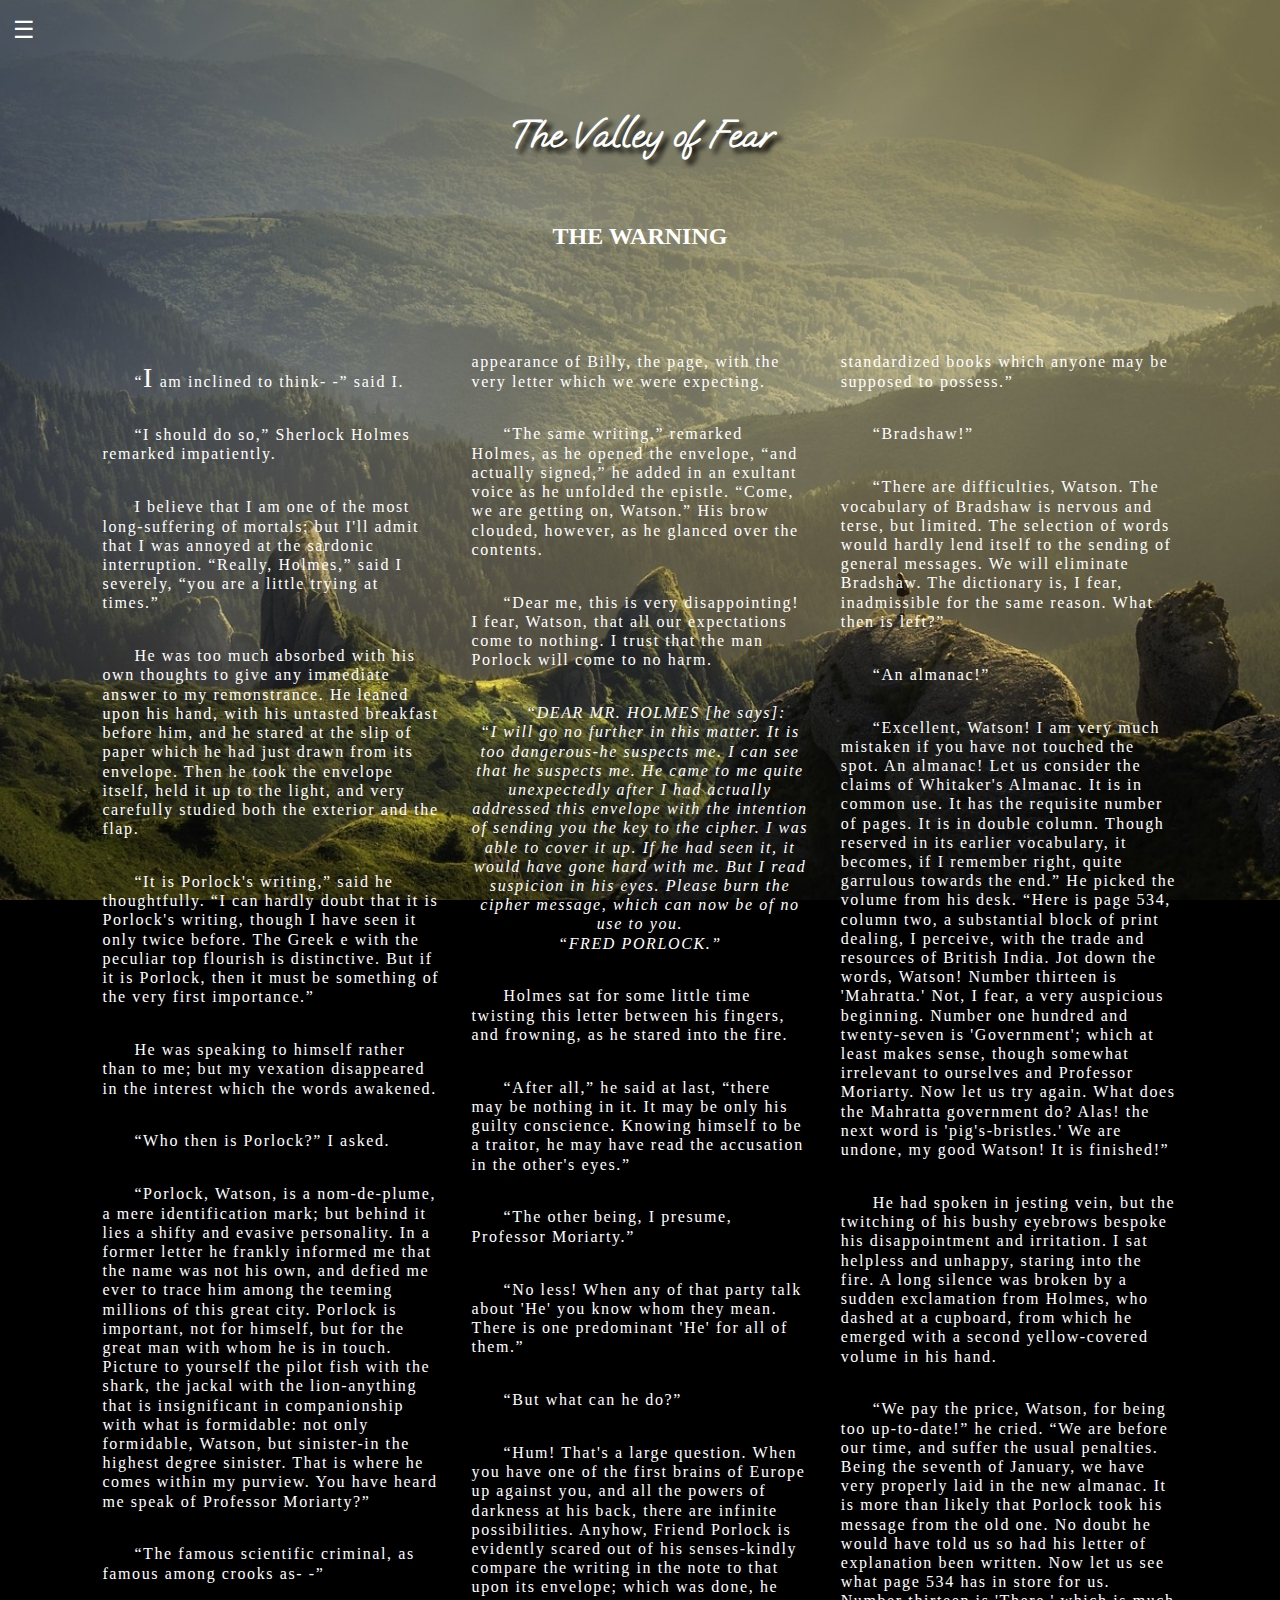
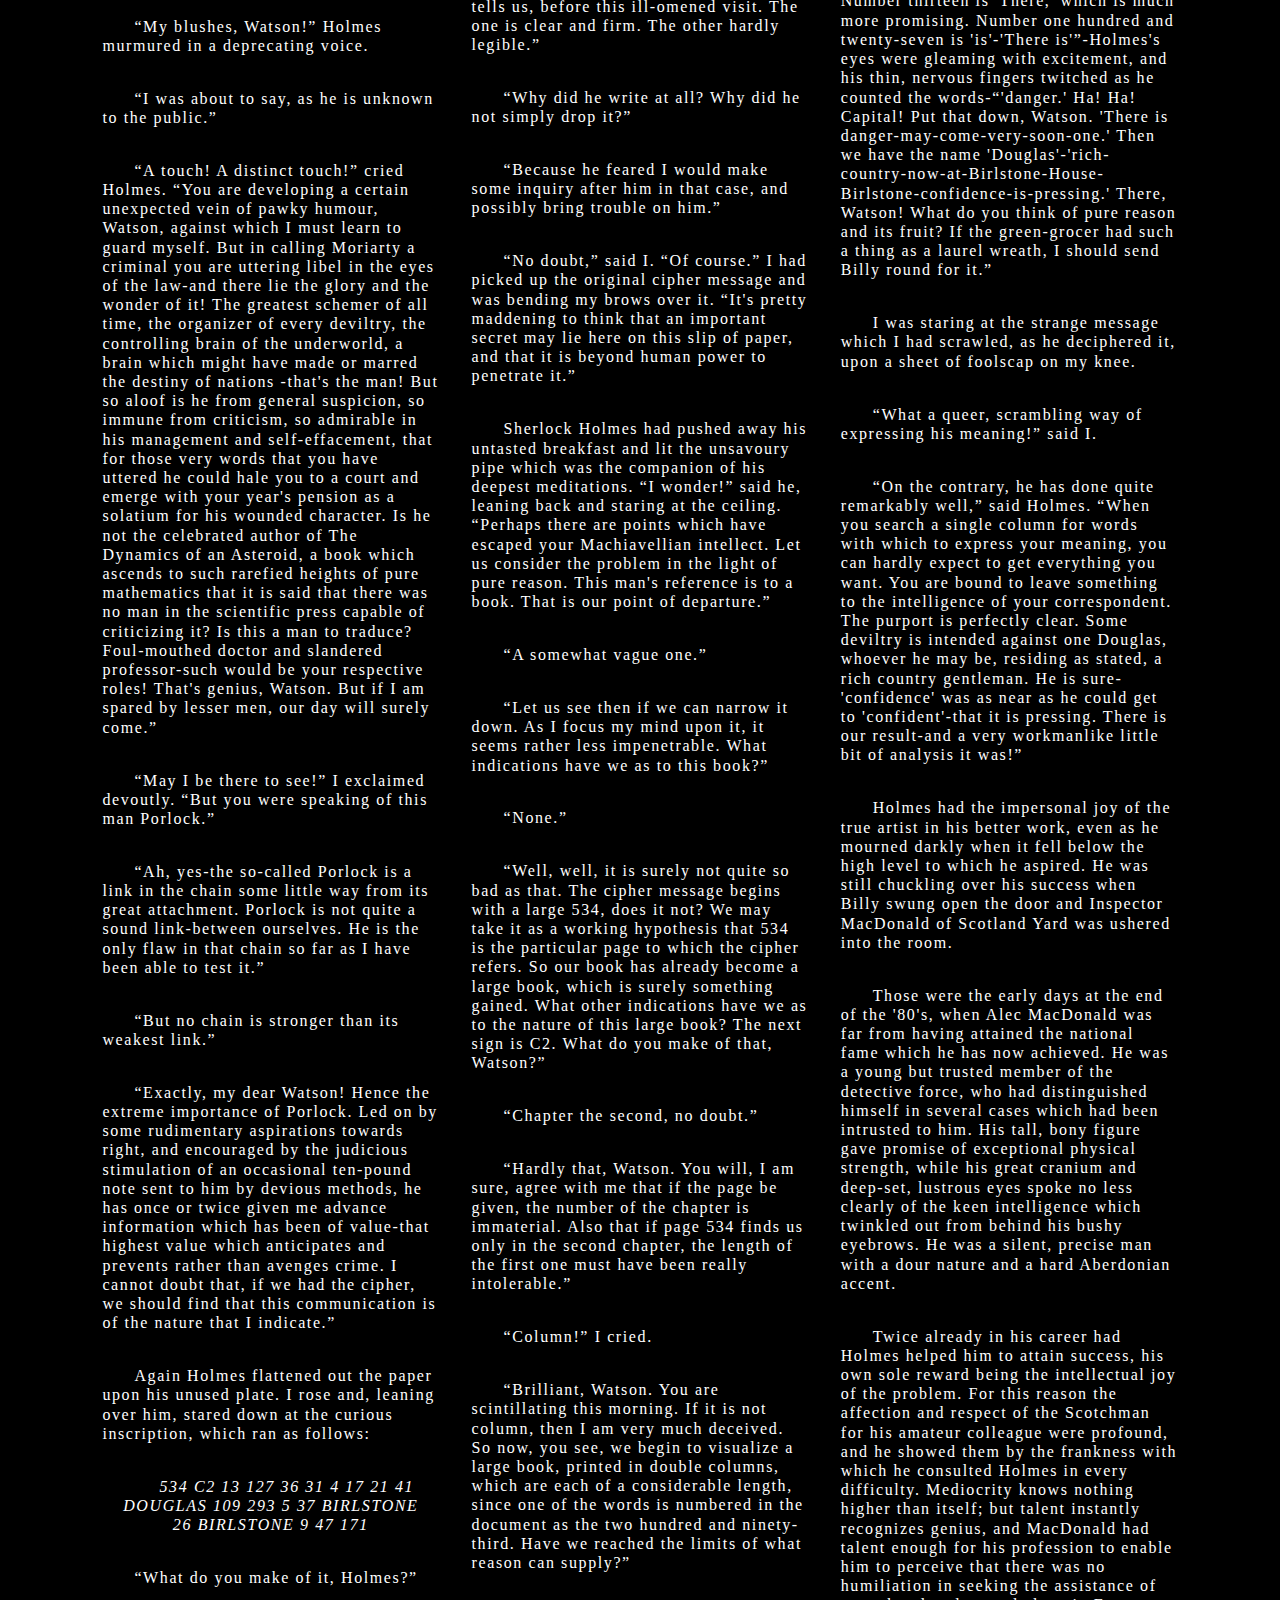
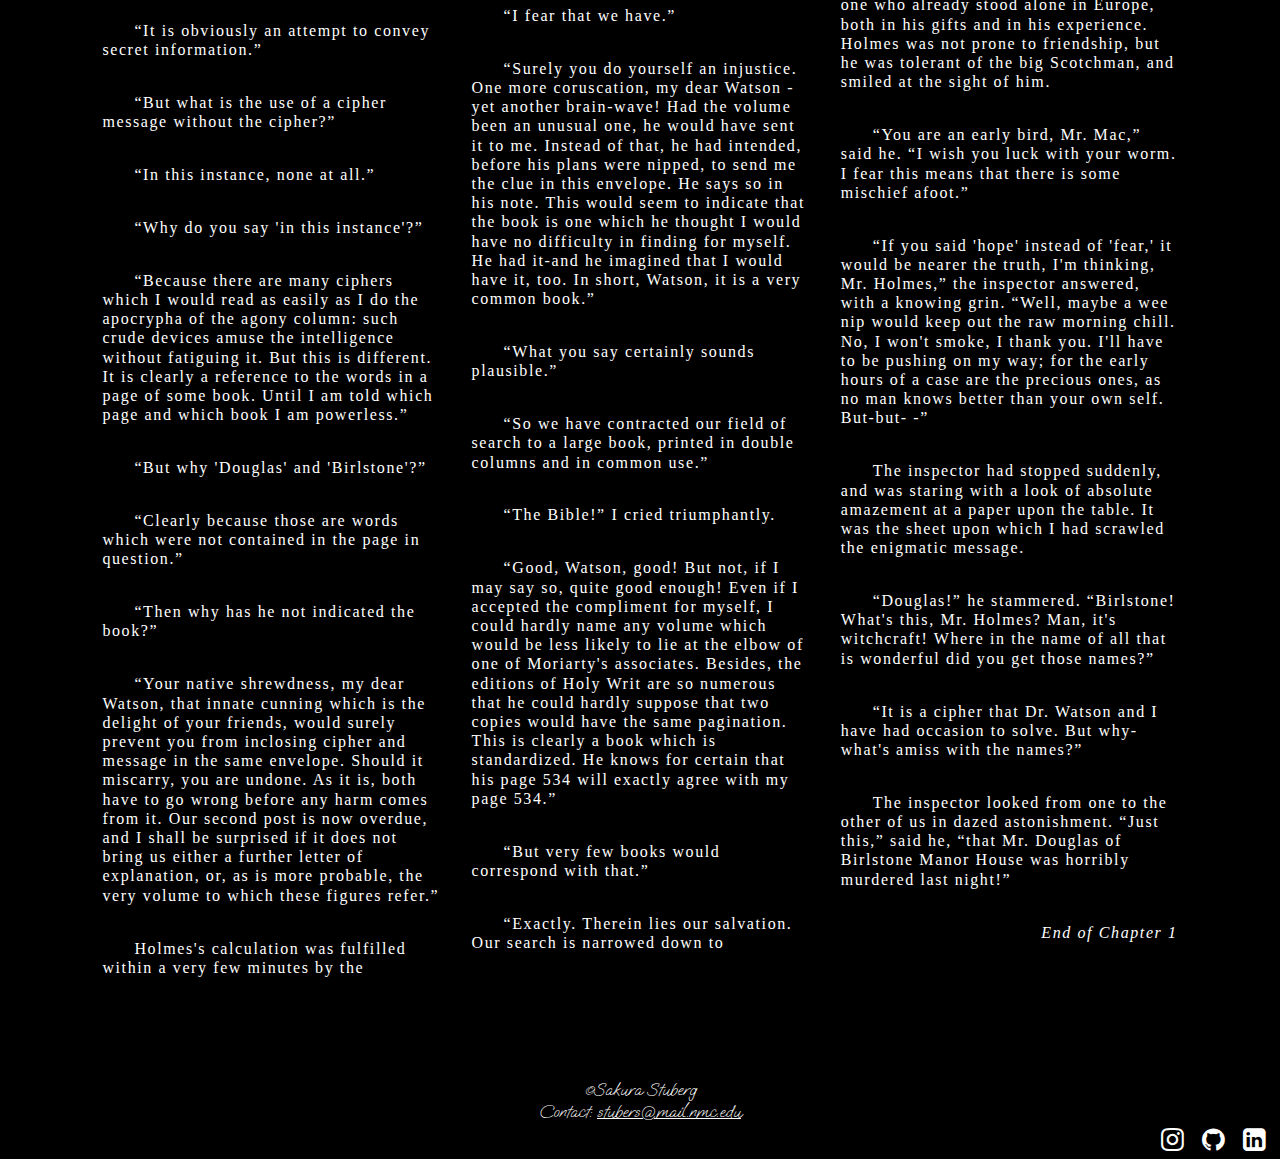
<file: finalproject/valley.html>
<!DOCTYPE html>
<html lang="en">
<head>
    <meta charset="UTF-8">
    <meta name="viewport" content="width=device-width, initial-scale=1.0">
    <meta name="keywords" content="The Valley of Fear, Sherlock Holmes, Sir Arthur Conan Doyle, book, novel, mystery, crime, series, detective">
    <meta name="description" content="The Valley of Fear by Sir Arthur Conan Doyle">
    <title>The Valley of Fear - Sherlock Holmes</title>
    <link rel="stylesheet" href="https://cdnjs.cloudflare.com/ajax/libs/font-awesome/4.7.0/css/font-awesome.min.css">
    <link rel="stylesheet" href="css/novels.css">
    <link rel="stylesheet" href="css/print.css" media="print">
    <style>
        body {
            background: url('media/valley.jpg') black;
            background-position: top left;
            background-repeat: no-repeat;
            background-size: cover;
            background-attachment: fixed;
        }
    </style>
</head>
<body>
    <header>
        <p onclick="openNav()"><span class="open" style="cursor: pointer; margin-left: 1%; font-size: 1.5em;">&#9776;</span></p>
        <h1>The Valley of Fear</h1>
        <h2>THE WARNING</h2>
    </header>
    <article>
        <nav id="sidenav" class="sidenav">
            <a href="javascript:void(0)" class="closebtn" onclick="closeNav()">&times;</a>
            <a href="scarlet.html">A Study in Scarlet</a>
            <a href="sign.html">The Sign of the Four</a>
            <a href="hound.html">The Hound of the Baskervilles</a>
            <a href="valley.html">The Valley of Fear</a>
            <a href="index.html"><img src="media/logo.png" alt="Sherlock Holmes logo" class="logo"></a>
        </nav>
        <section class="c1">
            <p>“<span style="display: inline;" class="first-letter">I</span> am inclined to think- -” said I.</p>
            <p>“I should do so,” Sherlock Holmes remarked impatiently.</p>
            <p>I believe that I am one of the most long-suffering of mortals; but I'll admit that I was annoyed at the sardonic interruption. “Really, Holmes,” said I severely, “you are a little trying at times.”</p>
            <p>He was too much absorbed with his own thoughts to give any immediate answer to my remonstrance. He leaned upon his hand, with his untasted breakfast before him, and he stared at the slip of paper which he had just drawn from its envelope. Then he took the envelope itself, held it up to the light, and very carefully studied both the exterior and the flap.</p>
            <p>“It is Porlock's writing,” said he thoughtfully. “I can hardly doubt that it is Porlock's writing, though I have seen it only twice before. The Greek e with the peculiar top flourish is distinctive. But if it is Porlock, then it must be something of the very first importance.”</p>
            <p>He was speaking to himself rather than to me; but my vexation disappeared in the interest which the words awakened.</p>
            <p>“Who then is Porlock?” I asked.</p>
            <p>“Porlock, Watson, is a nom-de-plume, a mere identification mark; but behind it lies a shifty and evasive personality. In a former letter he frankly informed me that the name was not his own, and defied me ever to trace him among the teeming millions of this great city. Porlock is important, not for himself, but for the great man with whom he is in touch. Picture to yourself the pilot fish with the shark, the jackal with the lion-anything that is insignificant in companionship with what is formidable: not only formidable, Watson, but sinister-in the highest degree sinister. That is where he comes within my purview. You have heard me speak of Professor Moriarty?”</p>
            <p>“The famous scientific criminal, as famous among crooks as- -”</p>
            <p>“My blushes, Watson!” Holmes murmured in a deprecating voice.</p>
            <p>“I was about to say, as he is unknown to the public.”</p>
            <p>“A touch! A distinct touch!” cried Holmes. “You are developing a certain unexpected vein of pawky humour, Watson, against which I must learn to guard myself. But in calling Moriarty a criminal you are uttering libel in the eyes of the law-and there lie the glory and the wonder of it! The greatest schemer of all time, the organizer of every deviltry, the controlling brain of the underworld, a brain which might have made or marred the destiny of nations -that's the man! But so aloof is he from general suspicion, so immune from criticism, so admirable in his management and self-effacement, that for those very words that you have uttered he could hale you to a court and emerge with your year's pension as a solatium for his wounded character. Is he not the celebrated author of The Dynamics of an Asteroid, a book which ascends to such rarefied heights of pure mathematics that it is said that there was no man in the scientific press capable of criticizing it? Is this a man to traduce? Foul-mouthed doctor and slandered professor-such would be your respective roles! That's genius, Watson. But if I am spared by lesser men, our day will surely come.”</p>
            <p>“May I be there to see!” I exclaimed devoutly. “But you were speaking of this man Porlock.”</p>
            <p>“Ah, yes-the so-called Porlock is a link in the chain some little way from its great attachment. Porlock is not quite a sound link-between ourselves. He is the only flaw in that chain so far as I have been able to test it.”</p>
            <p>“But no chain is stronger than its weakest link.”</p>
            <p>“Exactly, my dear Watson! Hence the extreme importance of Porlock. Led on by some rudimentary aspirations towards right, and encouraged by the judicious stimulation of an occasional ten-pound note sent to him by devious methods, he has once or twice given me advance information which has been of value-that highest value which anticipates and prevents rather than avenges crime. I cannot doubt that, if we had the cipher, we should find that this communication is of the nature that I indicate.”</p>
            <p>Again Holmes flattened out the paper upon his unused plate. I rose and, leaning over him, stared down at the curious inscription, which ran as follows:</p>
            <p style="font-style: italic; text-align: center;">
                534 C2 13 127 36 31 4 17 21 41<br>
                DOUGLAS 109 293 5 37 BIRLSTONE<br>
                26 BIRLSTONE 9 47 171<br>
            </p>
            <p>“What do you make of it, Holmes?”</p>
            <p>“It is obviously an attempt to convey secret information.”</p>
            <p>“But what is the use of a cipher message without the cipher?”</p>
            <p>“In this instance, none at all.”</p>
            <p>“Why do you say 'in this instance'?”</p>
            <p>“Because there are many ciphers which I would read as easily as I do the apocrypha of the agony column: such crude devices amuse the intelligence without fatiguing it. But this is different. It is clearly a reference to the words in a page of some book. Until I am told which page and which book I am powerless.”</p>
            <p>“But why 'Douglas' and 'Birlstone'?”</p>
            <p>“Clearly because those are words which were not contained in the page in question.”</p>
            <p>“Then why has he not indicated the book?”</p>
            <p>“Your native shrewdness, my dear Watson, that innate cunning which is the delight of your friends, would surely prevent you from inclosing cipher and message in the same envelope. Should it miscarry, you are undone. As it is, both have to go wrong before any harm comes from it. Our second post is now overdue, and I shall be surprised if it does not bring us either a further letter of explanation, or, as is more probable, the very volume to which these figures refer.”</p>
            <p>Holmes's calculation was fulfilled within a very few minutes by the appearance of Billy, the page, with the very letter which we were expecting.</p>
            <p>“The same writing,” remarked Holmes, as he opened the envelope, “and actually signed,” he added in an exultant voice as he unfolded the epistle. “Come, we are getting on, Watson.” His brow clouded, however, as he glanced over the contents.</p>
            <p>“Dear me, this is very disappointing! I fear, Watson, that all our expectations come to nothing. I trust that the man Porlock will come to no harm.</p>
            <p style="font-style: italic; text-align: center;">
                “DEAR MR. HOLMES [he says]:<br>
                “I will go no further in this matter. It is too dangerous-he suspects me. I can see that he suspects me. He came to me quite unexpectedly after I had actually addressed this envelope with the intention of sending you the key to the cipher. I was able to cover it up. If he had seen it, it would have gone hard with me. But I read suspicion in his eyes. Please burn the cipher message, which can now be of no use to you.<br>
                “FRED PORLOCK.”<br>
            </p>
            <p>Holmes sat for some little time twisting this letter between his fingers, and frowning, as he stared into the fire.</p>
            <p>“After all,” he said at last, “there may be nothing in it. It may be only his guilty conscience. Knowing himself to be a traitor, he may have read the accusation in the other's eyes.”</p>
            <p>“The other being, I presume, Professor Moriarty.”</p>
            <p>“No less! When any of that party talk about 'He' you know whom they mean. There is one predominant 'He' for all of them.”</p>
            <p>“But what can he do?”</p>
            <p>“Hum! That's a large question. When you have one of the first brains of Europe up against you, and all the powers of darkness at his back, there are infinite possibilities. Anyhow, Friend Porlock is evidently scared out of his senses-kindly compare the writing in the note to that upon its envelope; which was done, he tells us, before this ill-omened visit. The one is clear and firm. The other hardly legible.”</p>
            <p>“Why did he write at all? Why did he not simply drop it?”</p>
            <p>“Because he feared I would make some inquiry after him in that case, and possibly bring trouble on him.”</p>
            <p>“No doubt,” said I. “Of course.” I had picked up the original cipher message and was bending my brows over it. “It's pretty maddening to think that an important secret may lie here on this slip of paper, and that it is beyond human power to penetrate it.”</p>
            <p>Sherlock Holmes had pushed away his untasted breakfast and lit the unsavoury pipe which was the companion of his deepest meditations. “I wonder!” said he, leaning back and staring at the ceiling. “Perhaps there are points which have escaped your Machiavellian intellect. Let us consider the problem in the light of pure reason. This man's reference is to a book. That is our point of departure.”</p>
            <p>“A somewhat vague one.”</p>
            <p>“Let us see then if we can narrow it down. As I focus my mind upon it, it seems rather less impenetrable. What indications have we as to this book?”</p>
            <p>“None.”</p>
            <p>“Well, well, it is surely not quite so bad as that. The cipher message begins with a large 534, does it not? We may take it as a working hypothesis that 534 is the particular page to which the cipher refers. So our book has already become a large book, which is surely something gained. What other indications have we as to the nature of this large book? The next sign is C2. What do you make of that, Watson?”</p>
            <p>“Chapter the second, no doubt.”</p>
            <p>“Hardly that, Watson. You will, I am sure, agree with me that if the page be given, the number of the chapter is immaterial. Also that if page 534 finds us only in the second chapter, the length of the first one must have been really intolerable.”</p>
            <p>“Column!” I cried.</p>
            <p>“Brilliant, Watson. You are scintillating this morning. If it is not column, then I am very much deceived. So now, you see, we begin to visualize a large book, printed in double columns, which are each of a considerable length, since one of the words is numbered in the document as the two hundred and ninety-third. Have we reached the limits of what reason can supply?”</p>
            <p>“I fear that we have.”</p>
            <p>“Surely you do yourself an injustice. One more coruscation, my dear Watson -yet another brain-wave! Had the volume been an unusual one, he would have sent it to me. Instead of that, he had intended, before his plans were nipped, to send me the clue in this envelope. He says so in his note. This would seem to indicate that the book is one which he thought I would have no difficulty in finding for myself. He had it-and he imagined that I would have it, too. In short, Watson, it is a very common book.”</p>
            <p>“What you say certainly sounds plausible.”</p>
            <p>“So we have contracted our field of search to a large book, printed in double columns and in common use.”</p>
            <p>“The Bible!” I cried triumphantly.</p>
            <p>“Good, Watson, good! But not, if I may say so, quite good enough! Even if I accepted the compliment for myself, I could hardly name any volume which would be less likely to lie at the elbow of one of Moriarty's associates. Besides, the editions of Holy Writ are so numerous that he could hardly suppose that two copies would have the same pagination. This is clearly a book which is standardized. He knows for certain that his page 534 will exactly agree with my page 534.”</p>
            <p>“But very few books would correspond with that.”</p>
            <p>“Exactly. Therein lies our salvation. Our search is narrowed down to standardized books which anyone may be supposed to possess.”</p>
            <p>“Bradshaw!”</p>
            <p>“There are difficulties, Watson. The vocabulary of Bradshaw is nervous and terse, but limited. The selection of words would hardly lend itself to the sending of general messages. We will eliminate Bradshaw. The dictionary is, I fear, inadmissible for the same reason. What then is left?”</p>
            <p>“An almanac!”</p>
            <p>“Excellent, Watson! I am very much mistaken if you have not touched the spot. An almanac! Let us consider the claims of Whitaker's Almanac. It is in common use. It has the requisite number of pages. It is in double column. Though reserved in its earlier vocabulary, it becomes, if I remember right, quite garrulous towards the end.” He picked the volume from his desk. “Here is page 534, column two, a substantial block of print dealing, I perceive, with the trade and resources of British India. Jot down the words, Watson! Number thirteen is 'Mahratta.' Not, I fear, a very auspicious beginning. Number one hundred and twenty-seven is 'Government'; which at least makes sense, though somewhat irrelevant to ourselves and Professor Moriarty. Now let us try again. What does the Mahratta government do? Alas! the next word is 'pig's-bristles.' We are undone, my good Watson! It is finished!”</p>
            <p>He had spoken in jesting vein, but the twitching of his bushy eyebrows bespoke his disappointment and irritation. I sat helpless and unhappy, staring into the fire. A long silence was broken by a sudden exclamation from Holmes, who dashed at a cupboard, from which he emerged with a second yellow-covered volume in his hand.</p>
            <p>“We pay the price, Watson, for being too up-to-date!” he cried. “We are before our time, and suffer the usual penalties. Being the seventh of January, we have very properly laid in the new almanac. It is more than likely that Porlock took his message from the old one. No doubt he would have told us so had his letter of explanation been written. Now let us see what page 534 has in store for us. Number thirteen is 'There,' which is much more promising. Number one hundred and twenty-seven is 'is'-'There is'”-Holmes's eyes were gleaming with excitement, and his thin, nervous fingers twitched as he counted the words-“'danger.' Ha! Ha! Capital! Put that down, Watson. 'There is danger-may-come-very-soon-one.' Then we have the name 'Douglas'-'rich- country-now-at-Birlstone-House-Birlstone-confidence-is-pressing.' There, Watson! What do you think of pure reason and its fruit? If the green-grocer had such a thing as a laurel wreath, I should send Billy round for it.”</p>
            <p>I was staring at the strange message which I had scrawled, as he deciphered it, upon a sheet of foolscap on my knee.</p>
            <p>“What a queer, scrambling way of expressing his meaning!” said I.</p>
            <p>“On the contrary, he has done quite remarkably well,” said Holmes. “When you search a single column for words with which to express your meaning, you can hardly expect to get everything you want. You are bound to leave something to the intelligence of your correspondent. The purport is perfectly clear. Some deviltry is intended against one Douglas, whoever he may be, residing as stated, a rich country gentleman. He is sure-'confidence' was as near as he could get to 'confident'-that it is pressing. There is our result-and a very workmanlike little bit of analysis it was!”</p>
            <p>Holmes had the impersonal joy of the true artist in his better work, even as he mourned darkly when it fell below the high level to which he aspired. He was still chuckling over his success when Billy swung open the door and Inspector MacDonald of Scotland Yard was ushered into the room.</p>
            <p>Those were the early days at the end of the '80's, when Alec MacDonald was far from having attained the national fame which he has now achieved. He was a young but trusted member of the detective force, who had distinguished himself in several cases which had been intrusted to him. His tall, bony figure gave promise of exceptional physical strength, while his great cranium and deep-set, lustrous eyes spoke no less clearly of the keen intelligence which twinkled out from behind his bushy eyebrows. He was a silent, precise man with a dour nature and a hard Aberdonian accent.</p>
            <p>Twice already in his career had Holmes helped him to attain success, his own sole reward being the intellectual joy of the problem. For this reason the affection and respect of the Scotchman for his amateur colleague were profound, and he showed them by the frankness with which he consulted Holmes in every difficulty. Mediocrity knows nothing higher than itself; but talent instantly recognizes genius, and MacDonald had talent enough for his profession to enable him to perceive that there was no humiliation in seeking the assistance of one who already stood alone in Europe, both in his gifts and in his experience. Holmes was not prone to friendship, but he was tolerant of the big Scotchman, and smiled at the sight of him.</p>
            <p>“You are an early bird, Mr. Mac,” said he. “I wish you luck with your worm. I fear this means that there is some mischief afoot.”</p>
            <p>“If you said 'hope' instead of 'fear,' it would be nearer the truth, I'm thinking, Mr. Holmes,” the inspector answered, with a knowing grin. “Well, maybe a wee nip would keep out the raw morning chill. No, I won't smoke, I thank you. I'll have to be pushing on my way; for the early hours of a case are the precious ones, as no man knows better than your own self. But-but- -”</p>
            <p>The inspector had stopped suddenly, and was staring with a look of absolute amazement at a paper upon the table. It was the sheet upon which I had scrawled the enigmatic message.</p>
            <p>“Douglas!” he stammered. “Birlstone! What's this, Mr. Holmes? Man, it's witchcraft! Where in the name of all that is wonderful did you get those names?”</p>
            <p>“It is a cipher that Dr. Watson and I have had occasion to solve. But why-what's amiss with the names?”</p>
            <p>The inspector looked from one to the other of us in dazed astonishment. “Just this,” said he, “that Mr. Douglas of Birlstone Manor House was horribly murdered last night!”</p>
            <p style="font-style: italic; text-align: right;">End of Chapter 1</p>
        </section>
    </article>
    <footer>
        <p class="copyright">&copy;Sakura Stuberg</p>
        <p class="contact">Contact: <a href="mailto:stubers@mail.nmc.edu">stubers@mail.nmc.edu</a></p>
        <div class="icon-bar">
            <a href="https://www.instagram.com/sakura27.xx" target="_blank"><i class="fa fa-instagram"></i></a>
            <a href="https://github.com" target="_blank"><i class="fa fa-github"></i></a>
            <a href="https://www.linkedin.com/in/sakura-s/" target="_blank"><i class="fa fa-linkedin-square"></i></a>
        </div>
    </footer>
    <script>
        function openNav() {
            document.getElementById("sidenav").style.width = "16%";
        }

        function closeNav() {
            document.getElementById("sidenav").style.width = "0";
        }
    </script>
</body>
</html>
</file>
<file: finalproject/css/screen.css>
@import url('https://fonts.googleapis.com/css?family=Oooh Baby');

* {
    box-sizing: border-box;
}

body {
    margin: 0;
    color: white;
    background: url('../media/tree_night.jpg') black;
    background-position: top left;
    background-repeat: no-repeat;
    background-size: cover;
    background-attachment: fixed;
    font-family: 'Oooh Baby', cursive, serif;
    font-size: 1em;
}

h1 {
    color: white;
    text-shadow: 5px 5px 5px black;
    font-family: 'Oooh Baby', cursive, serif;
    font-size: 2.5em;
    text-align: center;
}

.sidenav {
    height: 100%;
    width: 0%;
    position: fixed;
    z-index: 1;
    top: 0;
    left: 0;
    background-color: black;
    overflow: hidden;
    transition: all 0.5s;
    padding-top: 15%;
}

.sidenav .closebtn {
    position: absolute;
    top: 0;
    right: 10%;
    font-size: 2em;
}

.sidenav a {
    margin: 0% 3% 40% 3%;
    text-decoration: none;
    font-size: 1.1em;
    display: block;
    transition: all 0.5s;
}

.sidenav a:link, .sidenav a:visited, aside a:link, aside a:visited, footer a:link, footer a:visited {
    color: white;
}

.open:hover, .sidenav a:hover, .sidenav a:active {
    color: red;
}

.logo {
    margin: 40% 20%;
    width: 50%;
    transition: all 0.5s;
}

.logo:hover {
    transform: rotate(360deg);
}

.graphic {
    width: 80%;
    margin: 5% 3%;
    display: inline-block;
    position: relative;
    overflow: hidden;
    border: 15px solid black;
    animation: mymove 5s infinite;
    transition: all 1s;
}

@keyframes mymove {
    50% {margin-top: 0;
         translate: -50px;}
    75% {translate: 100px;}
}

.graphic:hover {
    transform: scale3d(1.5, 1.5, 1.5);
    z-index: 10;
    transition: all 1s;
}

.graphic:active {
    transform: scale3d(2.5 ,2.5 ,2.5);
}

.graphic p {
    color: rgba(255, 255, 255, 0);
    position: absolute;
    top: 0;
    left: 10px;
    transition: all 0.5s;
}

.graphic p:hover {
    color: rgba(255, 255, 255, 1);
    animation: letter 5s infinite;
}

@keyframes letter {
    50% {letter-spacing: 2em;}
}

.graphic span {
    display: block;
    text-align: center;
}

.graphic img {
    width: 100%;
    border-top: 5px solid white;
    outline: 5px solid white;
}

.doyle {
    width: 80%;
    height: auto;
    margin: 0% 10%;
    border: 3px solid white;
    outline: 15px solid black;
    transform: scale3d(.8, .8, .8);
    animation: rotate 5s infinite;
    transition: all 1s;
}

@keyframes rotate {
    50% {rotate: y 180deg;}
}

.doyle:hover {
    animation: none;
    transform: scale3d(.9, .9, .9);
}

h2 {
    color: white;
    text-shadow: 3px 3px 3px black;
    font-family: 'Oooh Baby', cursive, serif;
    font-size: 1.5em;
    text-align: center;
}

aside p {
    width: 80%;
    margin: 0% 10%;
    font-family: cursive, serif;
}

aside cite {
    word-break: break-all;
    font-size: 0.9em;
}

aside a:hover, aside a:active, footer p a:hover, footer p a:active {
    background-color: white;
    color: black;
}

footer {
    font-size: 1.1em;
    width: 100%;
    margin-top: 5%;
}

.copyright, .contact {
    text-align: center;
    margin: 0%;
}

.icon-bar {
	width: 20%;
    margin: 0% 40%;
}

.icon-bar a {
    width: 30%;
	float: left;
	font-size: 1.5em;
    margin: 1%;
    padding: 0% 2%;
    text-align: center;
    transition: all 0.3s;
}

.icon-bar a:hover {
    transform: rotate(360deg);
}

.sidenav {grid-area: s;}
.main {grid-area: m;}
.aside {grid-area: a;}
.foot {grid-area: f;}

.grid-container {
    display: grid;
    grid-template-areas:
        's'
        'm'
        'a'
        'f';
}

@media only screen and (min-width: 600px) {
    .grid-container {
        display: grid;
        grid-template-areas:
            's m m m'
            's m m m'
            's a a a'
            's f f f';
        grid-template-columns: 25% 25% 25% 25%;
        justify-content: space-evenly;
    }
    .sidenav {
        padding-top: 10%;
    }
    .sidenav a {
        font-size: 1.3em;
        margin: 0% 5% 30% 3%;
    }
    .graphic {
        width: 40%;
        border: 8px solid black;
        left: -75px;
    }
    .graphic:hover {
        transform: scale3d(2, 2, 2);
        translate: 150px;
    }
    .graphic:active {
        transform: scale3d(4, 4, 4);
    }
    .graphic p {
        left: 5px;
        font-size: 0.5em;
    }
    .graphic img {
        border: none;
    }
    .doyle {
        width: 30%;
        margin: 0%;
        position: absolute;
        left: 5px;
        border: 2px solid white;
        outline: 10px solid black;
    }
    .copyright, .contact {
        text-align: right;
        margin-right: 1%;
    }
    .icon-bar {
        margin-left: 80%;
    }
}

@media only screen and (min-width: 900px) {
    .grid-container {
        display: grid;
        grid-template-areas:
            's m m m m a'
            's m m m m a'
            's m m m m a'
            'f f f f f f';
        grid-template-columns: 16% 16% 16% 16% 16% 16%;
        justify-content: space-evenly;
    }
    .sidenav {
        width: 16%;
        padding-top: 5%;
    }
    .sidenav a {
        font-size: 1.5em;
        margin: 0% 0% 10% 10%;
    }
    .graphic {
        border: 15px solid black;
        left: 0px;
    }
    .graphic:hover {
        translate: 300px;
    }
    .graphic p {
        left: 10px;
        font-size: 1em;
    }
    .graphic img {
        border-top: 5px solid white;
    }
    aside {
        margin-right: 7%;
    }
    .doyle {
        width: 100%;
        position: initial;
        left: 0px;
        transform: scale3d(1, 1, 1);
    }
    .doyle:hover {
        transform: scale3d(1.1, 1.1, 1.1);
    }
    aside p {
        width: 100%;
        margin: 0%;
    }
    .copyright {
        text-align: center;
        margin: 0%;
    }
    .icon-bar {
        width: 10%;
        margin: 0% 0% 1% 90%;
    }
}
</file>
<file: finalproject/css/print.css>
* {
    color: black;
    font-size: 12pt;
    background: none;
    background-color: white;
    border: none;
    text-shadow: none;
    box-shadow: none;
    margin: 0%;
    padding: 0%;
    width: 100%;
    display: block;
}

img, script, nav, .graphic, .icon-bar, .open, style {
    display: none;
}

aside a:link, aside a:visited, footer a:link, footer a:visited {
    color: black;
}

h1, h2 {
    color: black;
    font-size: 12pt;
    margin: 0%;
    text-align: left;
    text-shadow: none;
}

aside p, footer {
    margin: 0%;
}

.foot p {
    text-align: left;
}

.c1, .c1 p {
    margin: 0%;
    padding: 0%;
}

.first-letter {
    font-size: 12pt;
}
</file>
<file: finalproject/css/novels.css>
@import url('https://fonts.googleapis.com/css?family=Oooh Baby');

* {
    box-sizing: border-box;
}

body {
    color: white;
    margin: 0;
    font-family: 'Oooh Baby', cursive, serif;
    font-size: 1em;
}

.sidenav {
    height: 100%;
    width: 0%;
    position: fixed;
    z-index: 1;
    top: 0;
    left: 0;
    background-color: black;
    overflow: hidden;
    transition: 0.5s;
    padding-top: 10%;
}

.sidenav .closebtn {
    position: absolute;
    top: 0;
    right: 10%;
    font-size: 2em;
}

.sidenav a {
    margin: 0% 3% 40% 3%;
    text-decoration: none;
    font-size: 1.1em;
    display: block;
    transition: all 0.5s;
}

.sidenav a:link, .sidenav a:visited, footer a:link, footer a:visited {
    color: white;
}

.open:hover, .sidenav a:hover, .sidenav a:active {
    color: red;
}

.logo {
    margin: 40% 20%;
    width: 50%;
    transition: all 0.5s;
}

.logo:hover {
    transform: rotate(360deg);
}

h1 {
    font-size: 2.5em;
    margin: 5% 0%;
    text-align: center;
    text-shadow: 5px 5px 5px black;
    animation: mymove 5s;
}

h2 {
    font-family: cursive, serif;
    font-size: 1.5em;
    text-align: center;
    animation: mymove 5s;
}

.c1 {
    font-family: cursive, serif;
    margin: 5%;
    padding: 3%;
    letter-spacing: 0.1em;
    line-height: 1.2em;
    transition: all 1s;
    animation: mymove 5s;
}

.c1:hover {
    background-color: rgba(0, 0, 0, 0.4);
    box-shadow: 3px 3px 10px rgba(0, 0, 0, 0.4);
}

.c1 p {
    text-indent: 2em;
    margin-bottom: 10%;
}

.first-letter {
    font-size: 1.75em;
}

footer {
    font-size: 1.1em;
    width: 100%;
    margin-top: 5%;
}

footer p a:hover, footer p a:active {
    background-color: white;
    color: black;
}

.copyright, .contact {
    text-align: center;
    margin: 0%;
}

.icon-bar {
	width: 20%;
    margin: 0% 40%;
}

.icon-bar a {
    width: 30%;
	float: left;
	font-size: 1.5em;
    margin: 1%;
    padding: 0% 2%;
    text-align: center;
    transition: all 0.3s;
}

.icon-bar a:hover {
    transform: rotate(360deg);
}

@media only screen and (min-width: 900px) {
    .sidenav {
        padding-top: 5%;
    }
    .sidenav a {
        font-size: 1.5em;
        margin: 0% 0% 10% 10%;
    }
    .icon-bar {
        width: 10%;
        margin: 0% 0% 1% 90%;
    }
    .c1 {
        column-count: 3;
        column-gap: 3%;
        letter-spacing: 0.1em;
        line-height: 1.2em;
        animation: mymove 5s, mymove2 5s 5s both, mymove3 5s 7s;
    }
}

@keyframes mymove {
    0% {letter-spacing: 2em;}
    50% {
        letter-spacing: normal;
        color: black;
    }
    100% {color: white;}
}

@keyframes mymove2 {
    0% {
        border: 5px solid rgba(255, 255, 255, 0);
        column-rule: 5px solid rgba(255, 255, 255, 0);
    }
    100% {
        border: 5px solid rgba(255, 255, 255, 1);
        column-rule: 5px solid rgba(255, 255, 255, 1);
    }
}

@keyframes mymove3 {
    25% {column-count: 1;}
    75% {column-count: 5;}
}
</file>
